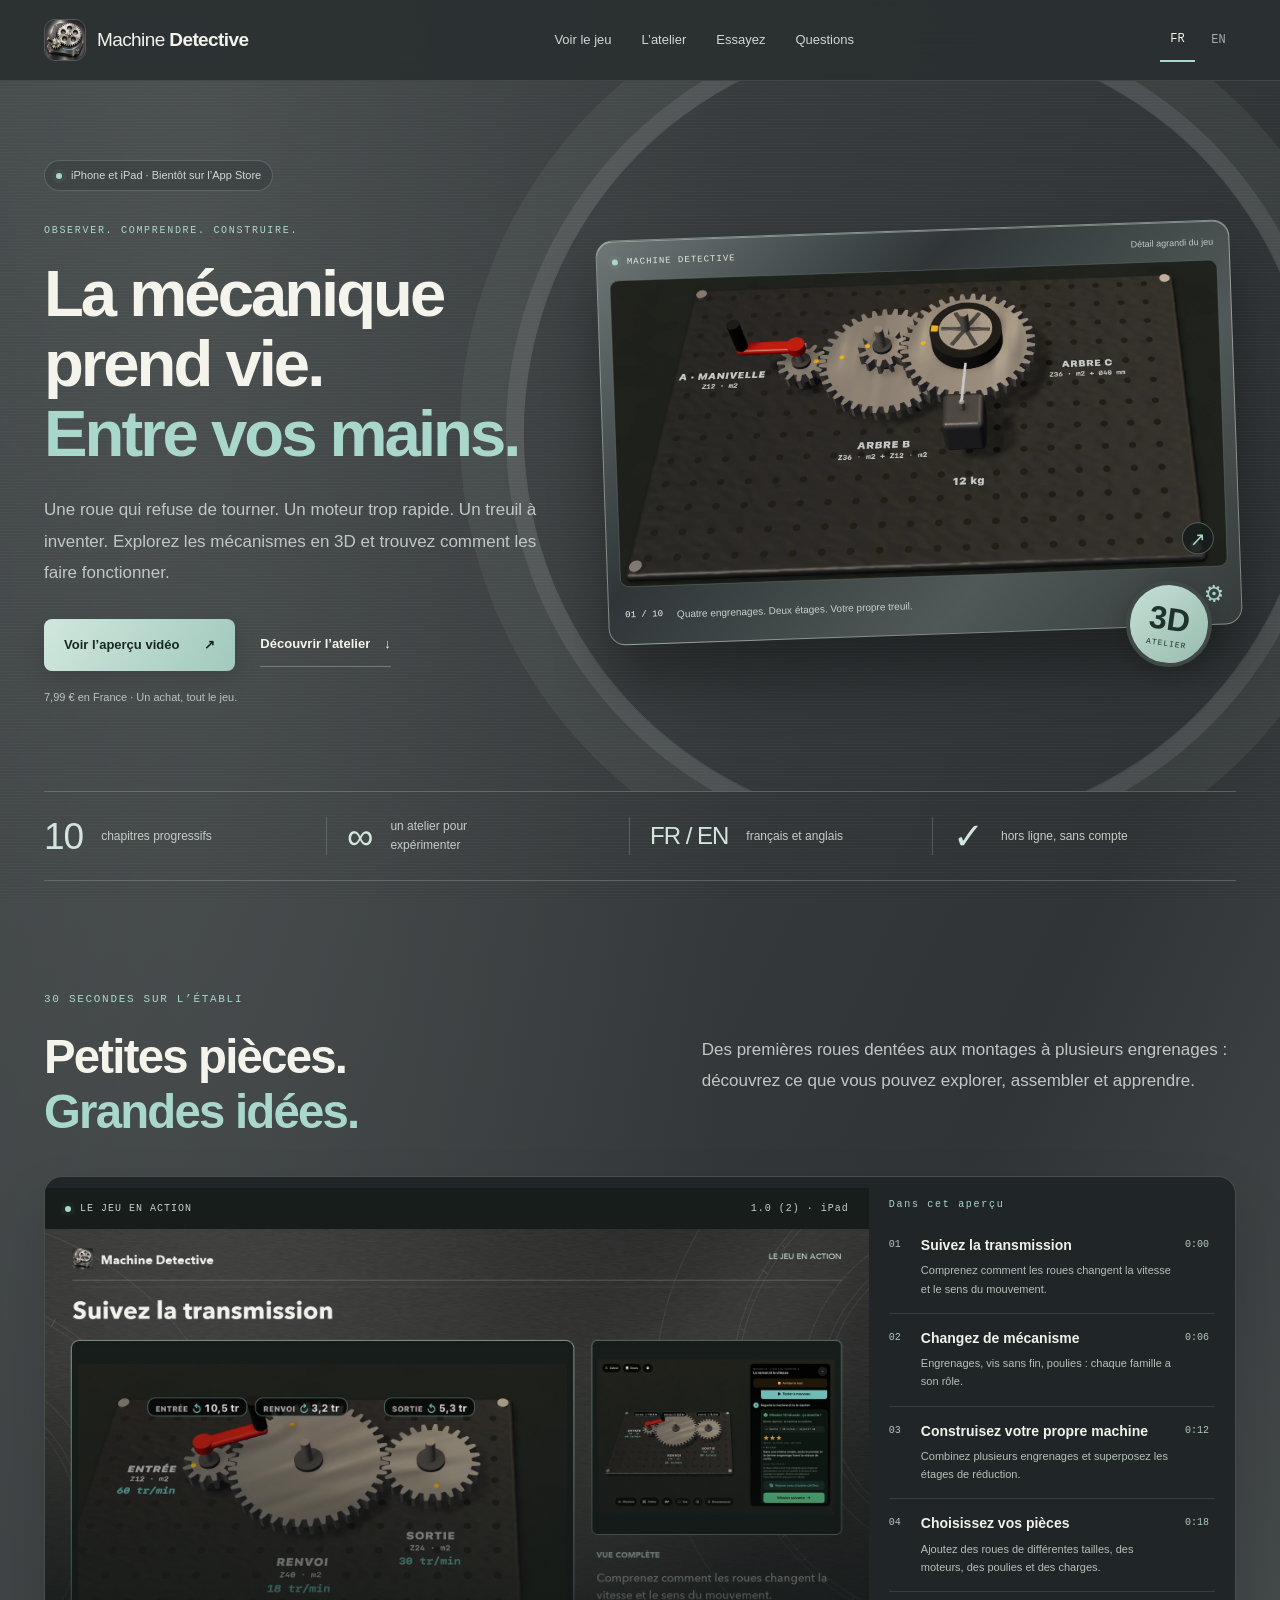
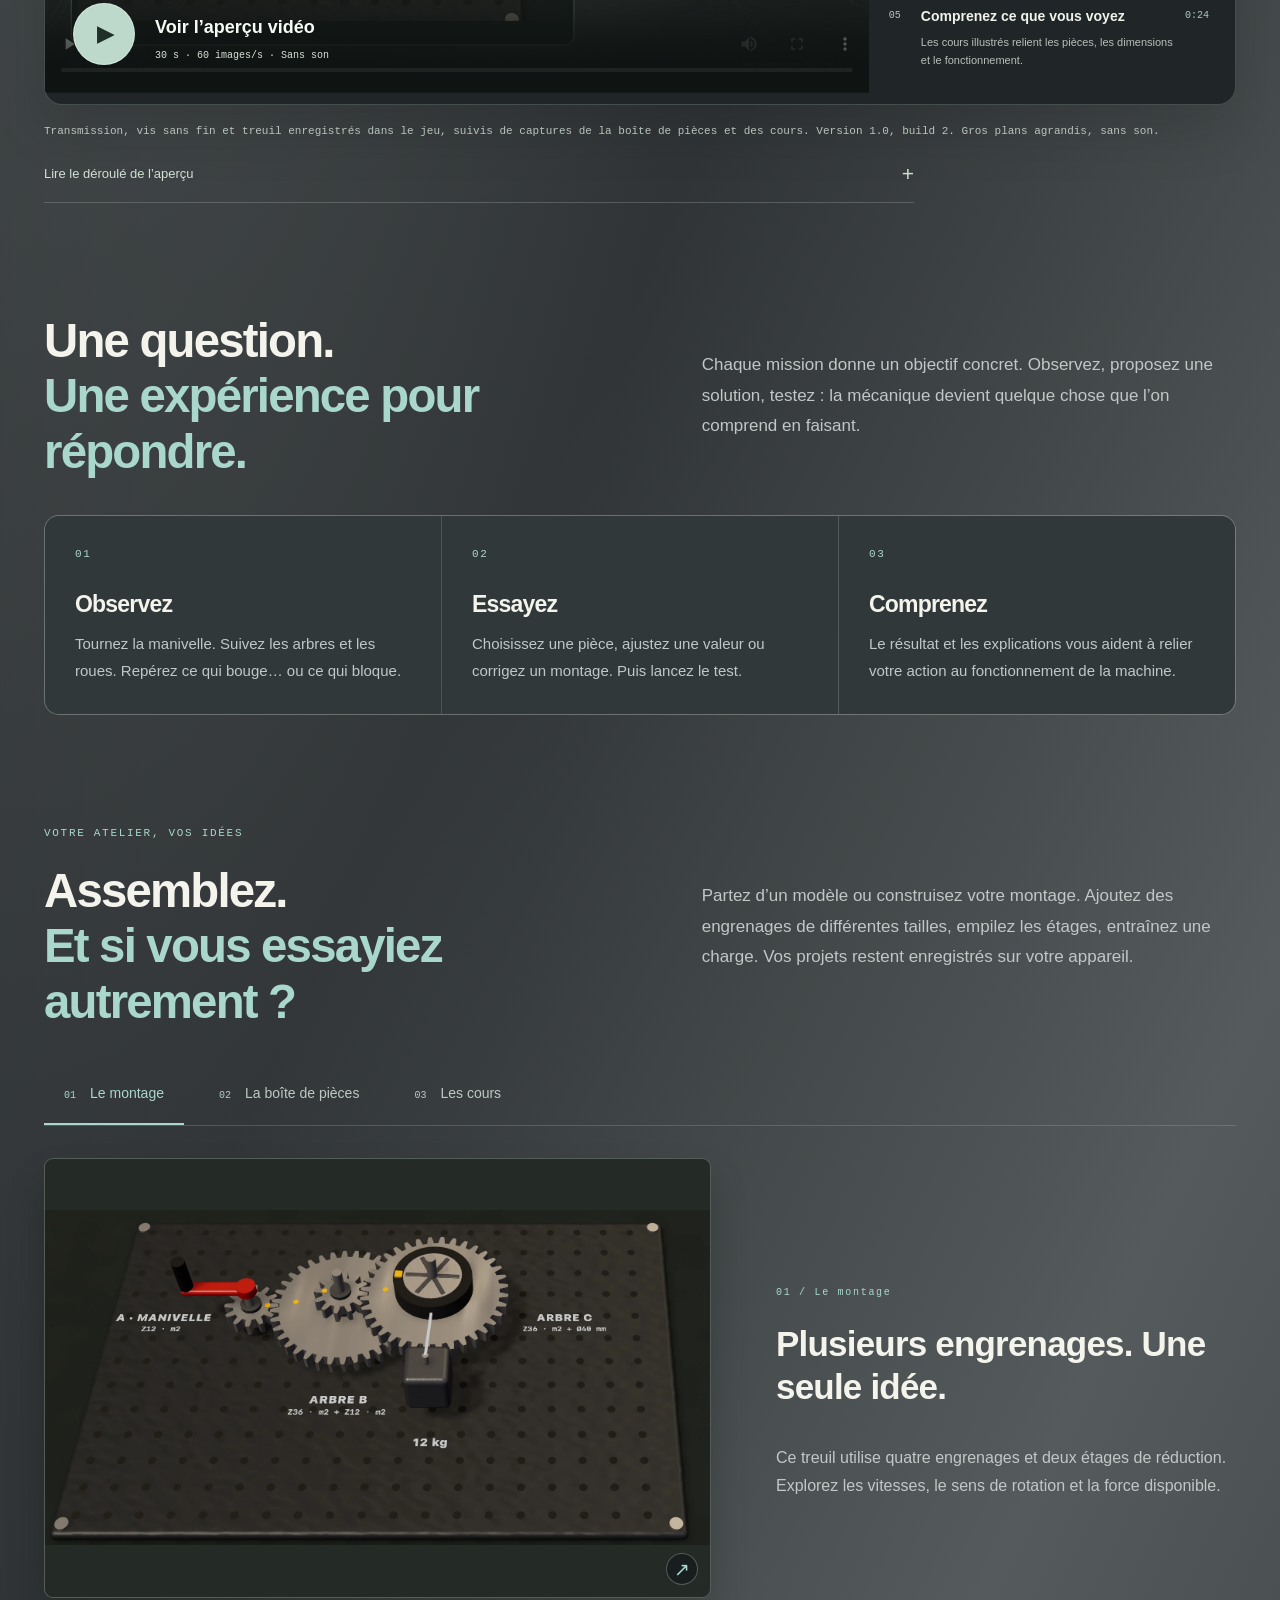
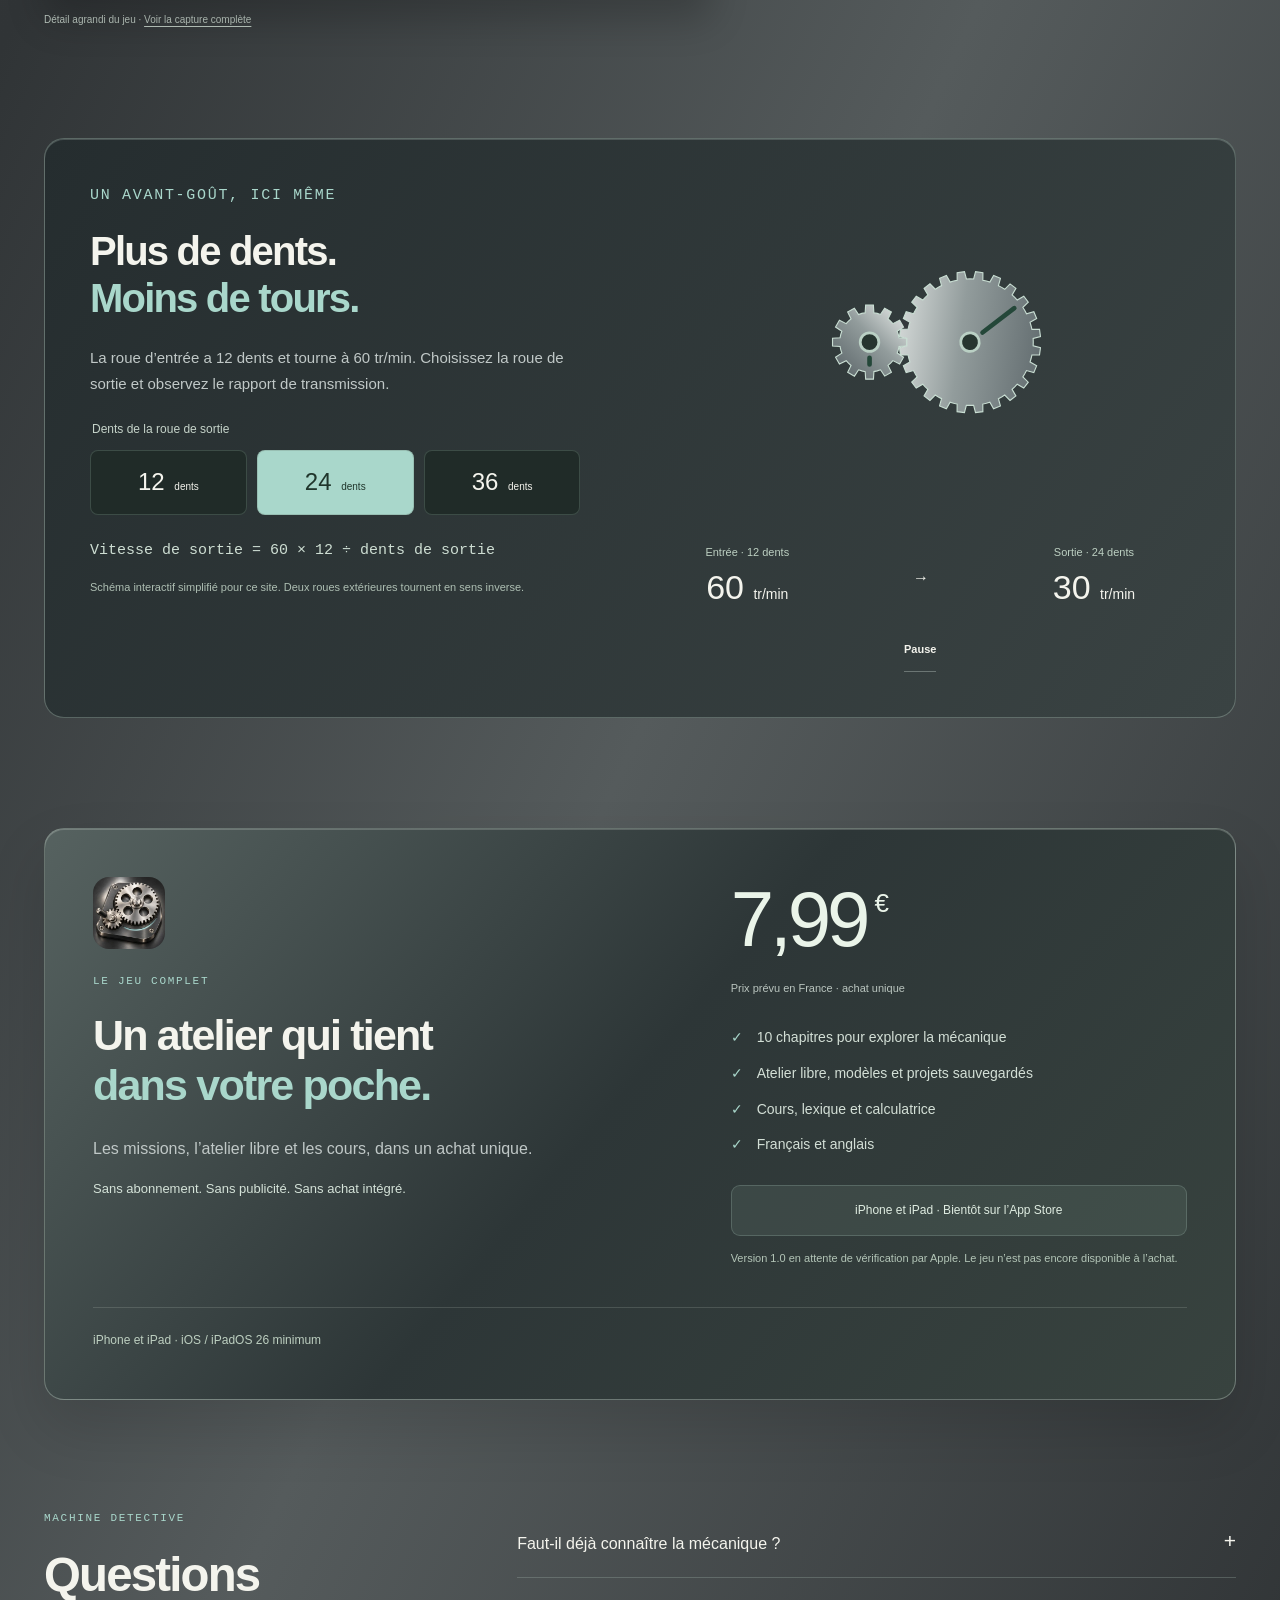
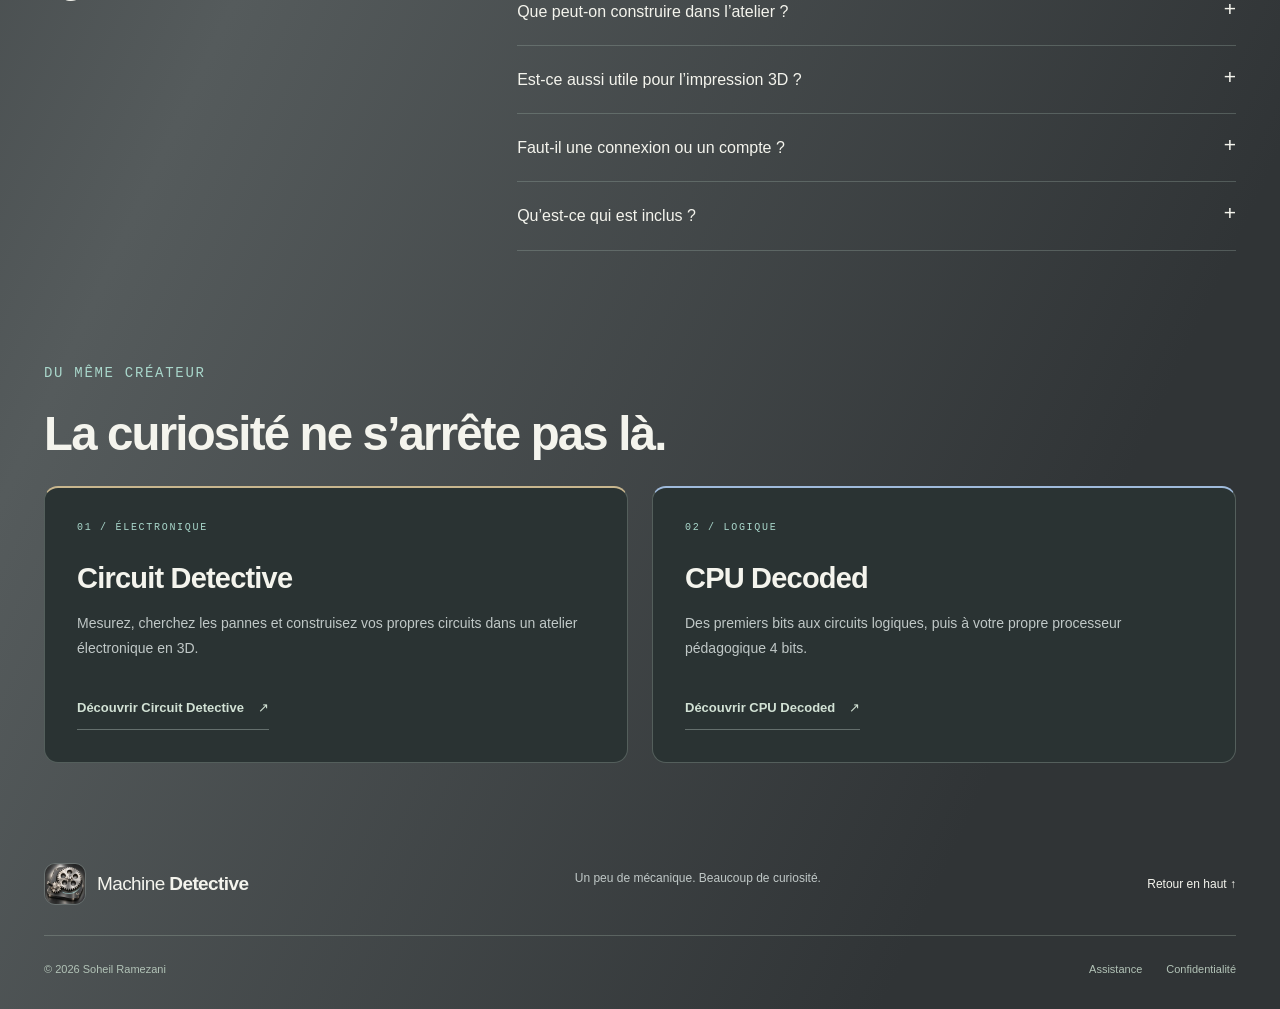
<file: index.html>
<!doctype html><html lang="fr"><head><meta charset="utf-8"><meta name="viewport" content="width=device-width,initial-scale=1"><meta name="theme-color" content="#36393b"><title>Machine Detective — La mécanique entre vos mains</title><meta name="description" content="Une roue qui refuse de tourner. Un moteur trop rapide. Un treuil à inventer. Explorez les mécanismes en 3D et trouvez comment les faire fonctionner."><link rel="canonical" href="https://xerxex52.github.io/Machine-Detective-site/"><link rel="alternate" hreflang="fr" href="https://xerxex52.github.io/Machine-Detective-site/"><link rel="alternate" hreflang="en" href="https://xerxex52.github.io/Machine-Detective-site/en/"><meta property="og:title" content="Machine Detective"><meta property="og:description" content="Une roue qui refuse de tourner. Un moteur trop rapide. Un treuil à inventer. Explorez les mécanismes en 3D et trouvez comment les faire fonctionner."><meta property="og:type" content="website"><meta property="og:url" content="https://xerxex52.github.io/Machine-Detective-site/"><meta property="og:image" content="https://xerxex52.github.io/Machine-Detective-site/assets/fr-social.jpg"><meta name="twitter:card" content="summary_large_image"><link rel="icon" href="assets/favicon.png"><link rel="stylesheet" href="landing.css"><script src="site.js" defer></script></head><body id="top"><a class="skip" href="#main">Aller au contenu</a>
<header class="site-header"><div class="nav-shell"><a class="brand" href="index.html"><img src="assets/icon.webp" width="42" height="42" alt=""><span>Machine <b>Detective</b></span></a><nav id="navigation" aria-label="Navigation"><a href="#film">Voir le jeu</a><a href="#atelier">L’atelier</a><a href="#essayez">Essayez</a><a href="#faq">Questions</a></nav><div class="header-actions"><div class="languages" aria-label="Languages"><a href="index.html" lang="fr" hreflang="fr" aria-current=page>FR</a><a href="en/index.html" lang="en" hreflang="en" >EN</a></div><button class="menu-toggle" aria-label="Menu" aria-expanded="false" aria-controls="navigation"><span></span><span></span></button></div></div></header>
<main id="main"><section class="hero shell"><div class="hero-copy"><p class="availability"><i></i>iPhone et iPad · Bientôt sur l’App Store</p><p class="eyebrow">OBSERVER. COMPRENDRE. CONSTRUIRE.</p><h1>La mécanique<br>prend vie.<br><em>Entre vos mains.</em></h1><p class="lead">Une roue qui refuse de tourner. Un moteur trop rapide. Un treuil à inventer. Explorez les mécanismes en 3D et trouvez comment les faire fonctionner.</p><div class="hero-actions"><a class="button primary" href="#film">Voir l’aperçu vidéo<span aria-hidden="true">↗</span></a><a class="text-link" href="#atelier">Découvrir l’atelier<span aria-hidden="true">↓</span></a></div><p class="price-note">7,99 € en France · Un achat, tout le jeu.</p></div><div class="hero-visual"><div class="orbit" aria-hidden="true"></div><div class="metal-frame"><div class="frame-top"><i></i><span>MACHINE DETECTIVE</span><span>Détail agrandi du jeu</span></div><button class="shot" data-lightbox="assets/fr-workshop-full.webp" data-caption="Voir la capture complète" aria-label="Voir la capture complète"><img src="assets/fr-workshop-detail.webp" alt="Quatre engrenages. Deux étages. Votre propre treuil." loading="lazy" decoding="async"><span class="expand" aria-hidden="true">↗</span></button><div class="frame-bottom"><span>01 / 10</span><p>Quatre engrenages. Deux étages. Votre propre treuil.</p><span aria-hidden="true">⚙</span></div></div><div class="stamp" aria-hidden="true"><b>3D</b><span>ATELIER</span></div></div></section>
<div class="shell"><div class="stats"><div><strong>10</strong><span>chapitres progressifs</span></div><div><strong>∞</strong><span>un atelier pour expérimenter</span></div><div><strong>FR / EN</strong><span>français et anglais</span></div><div><strong>✓</strong><span>hors ligne, sans compte</span></div></div></div>
<section class="shell section-space" id="film"><div class="section-heading"><div><p class="eyebrow">30 SECONDES SUR L’ÉTABLI</p><h2>Petites pièces.<br><em>Grandes idées.</em></h2></div><p>Des premières roues dentées aux montages à plusieurs engrenages : découvrez ce que vous pouvez explorer, assembler et apprendre.</p></div><div class="film-stage"><div class="film-screen"><div class="film-topline"><span><i></i>LE JEU EN ACTION</span><span>1.0 (2) · iPad</span></div><div class="video-frame"><video id="gameplay" controls playsinline preload="none" poster="assets/fr-poster.jpg?v=604a9f979182" width="1920" height="1080" aria-label="Voir l’aperçu vidéo"><source src="assets/fr-preview.mp4?v=604a9f979182" type="video/mp4"><track kind="captions" src="assets/fr-preview.vtt" srclang="fr" label="Français"><a href="assets/fr-preview.mp4?v=604a9f979182">Voir l’aperçu vidéo</a></video><button class="film-play" hidden><span class="play-disc" aria-hidden="true">▶</span><span>Voir l’aperçu vidéo<small>30 s · 60 images/s · Sans son</small></span></button></div></div><aside class="chapters"><p class="eyebrow">Dans cet aperçu</p><button class="chapter" data-seek="0"><span class="chapter-index">01</span><span><strong>Suivez la transmission</strong><small>Comprenez comment les roues changent la vitesse et le sens du mouvement.</small></span><time>0:00</time></button><button class="chapter" data-seek="6"><span class="chapter-index">02</span><span><strong>Changez de mécanisme</strong><small>Engrenages, vis sans fin, poulies : chaque famille a son rôle.</small></span><time>0:06</time></button><button class="chapter" data-seek="12"><span class="chapter-index">03</span><span><strong>Construisez votre propre machine</strong><small>Combinez plusieurs engrenages et superposez les étages de réduction.</small></span><time>0:12</time></button><button class="chapter" data-seek="18"><span class="chapter-index">04</span><span><strong>Choisissez vos pièces</strong><small>Ajoutez des roues de différentes tailles, des moteurs, des poulies et des charges.</small></span><time>0:18</time></button><button class="chapter" data-seek="24"><span class="chapter-index">05</span><span><strong>Comprenez ce que vous voyez</strong><small>Les cours illustrés relient les pièces, les dimensions et le fonctionnement.</small></span><time>0:24</time></button></aside></div><p class="film-caption">Transmission, vis sans fin et treuil enregistrés dans le jeu, suivis de captures de la boîte de pièces et des cours. Version 1.0, build 2. Gros plans agrandis, sans son.</p><details class="transcript"><summary>Lire le déroulé de l’aperçu<span aria-hidden="true">+</span></summary><p><strong>0:00 — Suivez la transmission.</strong> Comprenez comment les roues changent la vitesse et le sens du mouvement.</p><p><strong>0:06 — Changez de mécanisme.</strong> Engrenages, vis sans fin, poulies : chaque famille a son rôle.</p><p><strong>0:12 — Construisez votre propre machine.</strong> Combinez plusieurs engrenages et superposez les étages de réduction.</p><p><strong>0:18 — Choisissez vos pièces.</strong> Ajoutez des roues de différentes tailles, des moteurs, des poulies et des charges.</p><p><strong>0:24 — Comprenez ce que vous voyez.</strong> Les cours illustrés relient les pièces, les dimensions et le fonctionnement.</p></details></section>
<section class="shell section-space"><div class="section-heading"><h2>Une question.<br><em>Une expérience pour répondre.</em></h2><p>Chaque mission donne un objectif concret. Observez, proposez une solution, testez : la mécanique devient quelque chose que l’on comprend en faisant.</p></div><div class="steps"><article><span class="mono">01</span><h3>Observez</h3><p>Tournez la manivelle. Suivez les arbres et les roues. Repérez ce qui bouge… ou ce qui bloque.</p></article><article><span class="mono">02</span><h3>Essayez</h3><p>Choisissez une pièce, ajustez une valeur ou corrigez un montage. Puis lancez le test.</p></article><article><span class="mono">03</span><h3>Comprenez</h3><p>Le résultat et les explications vous aident à relier votre action au fonctionnement de la machine.</p></article></div></section>
<section class="shell section-space" id="atelier"><div class="section-heading"><div><p class="eyebrow">VOTRE ATELIER, VOS IDÉES</p><h2>Assemblez.<br><em>Et si vous essayiez autrement ?</em></h2></div><p>Partez d’un modèle ou construisez votre montage. Ajoutez des engrenages de différentes tailles, empilez les étages, entraînez une charge. Vos projets restent enregistrés sur votre appareil.</p></div><div class="tab-bar" role="tablist" aria-label="L’atelier"><button id="tab-0" role="tab" aria-selected="true" aria-controls="panel-0" tabindex="0"><span>01</span>Le montage</button><button id="tab-1" role="tab" aria-selected="false" aria-controls="panel-1" tabindex="-1"><span>02</span>La boîte de pièces</button><button id="tab-2" role="tab" aria-selected="false" aria-controls="panel-2" tabindex="-1"><span>03</span>Les cours</button></div><div id="panel-0" role="tabpanel" aria-labelledby="tab-0" class="showcase-panel" ><div class="panel-photo"><button class="shot" data-lightbox="assets/fr-workshop-full.webp" data-caption="Voir la capture complète" aria-label="Voir la capture complète"><img src="assets/fr-workshop-detail.webp" alt="Quatre engrenages. Deux étages. Votre propre treuil." loading="lazy" decoding="async"><span class="expand" aria-hidden="true">↗</span></button><small>Détail agrandi du jeu · <a href="assets/fr-workshop-full.webp">Voir la capture complète</a></small></div><div><p class="eyebrow">01 / Le montage</p><h3>Plusieurs engrenages. Une seule idée.</h3><p>Ce treuil utilise quatre engrenages et deux étages de réduction. Explorez les vitesses, le sens de rotation et la force disponible.</p></div></div><div id="panel-1" role="tabpanel" aria-labelledby="tab-1" class="showcase-panel" hidden><div class="panel-photo"><button class="shot" data-lightbox="assets/fr-parts-full.webp" data-caption="Voir la capture complète" aria-label="Voir la capture complète"><img src="assets/fr-parts-detail.webp" alt="Choisissez vos pièces" loading="lazy" decoding="async"><span class="expand" aria-hidden="true">↗</span></button><small>Détail agrandi du jeu · <a href="assets/fr-parts-full.webp">Voir la capture complète</a></small></div><div><p class="eyebrow">02 / La boîte de pièces</p><h3>La bonne pièce, à la bonne place.</h3><p>Moteurs, roues, couronnes, poulies et charges. Choisissez le nombre de dents et le module de vos roues pour créer vos propres transmissions.</p></div></div><div id="panel-2" role="tabpanel" aria-labelledby="tab-2" class="showcase-panel" hidden><div class="panel-photo"><button class="shot" data-lightbox="assets/fr-course-full.webp" data-caption="Voir la capture complète" aria-label="Voir la capture complète"><img src="assets/fr-course-detail.webp" alt="Comprenez ce que vous voyez" loading="lazy" decoding="async"><span class="expand" aria-hidden="true">↗</span></button><small>Détail agrandi du jeu · <a href="assets/fr-course-full.webp">Voir la capture complète</a></small></div><div><p class="eyebrow">03 / Les cours</p><h3>Un mécanisme, une explication.</h3><p>Retrouvez les schémas, le lexique, la calculatrice et les explications en 3D pas à pas, directement dans le jeu.</p></div></div></section>
<section class="shell section-space" id="essayez"><div class="demo-box"><div class="demo-copy"><p class="eyebrow">UN AVANT-GOÛT, ICI MÊME</p><h2>Plus de dents.<br><em>Moins de tours.</em></h2><p>La roue d’entrée a 12 dents et tourne à 60 tr/min. Choisissez la roue de sortie et observez le rapport de transmission.</p><fieldset><legend>Dents de la roue de sortie</legend><div class="gear-options"><button data-teeth="12" aria-pressed="false">12 <small>dents</small></button><button data-teeth="24" aria-pressed="true">24 <small>dents</small></button><button data-teeth="36" aria-pressed="false">36 <small>dents</small></button></div></fieldset><p class="formula">Vitesse de sortie = 60 × 12 ÷ dents de sortie</p><p class="demo-note">Schéma interactif simplifié pour ce site. Deux roues extérieures tournent en sens inverse.</p></div><div class="gear-demo"><svg viewBox="0 0 580 360" role="img" aria-label="La roue d’entrée a 12 dents et tourne à 60 tr/min. Choisissez la roue de sortie et observez le rapport de transmission."><defs><linearGradient id="steel" x2="1" y2="1"><stop stop-color="#edf0ee"/><stop offset=".45" stop-color="#929c9c"/><stop offset="1" stop-color="#555f63"/></linearGradient></defs><g id="gear-a"></g><g id="gear-b"></g></svg><div class="readouts"><div><small>Entrée · 12 dents</small><strong>60 <span>tr/min</span></strong></div><span aria-hidden="true">→</span><div aria-live="polite" aria-atomic="true"><small>Sortie · <span id="output-teeth">24</span> dents</small><strong><span id="output-speed">30</span> <span>tr/min</span></strong></div></div><button id="motion" class="text-link" data-pause="Pause" data-resume="Animer" aria-pressed="false">Pause</button></div></div></section>
<section class="shell section-space" id="inclus"><div class="purchase"><div><img class="offer-icon" src="assets/icon.webp" width="72" height="72" alt=""><p class="eyebrow">LE JEU COMPLET</p><h2>Un atelier qui tient<br><em>dans votre poche.</em></h2><p>Les missions, l’atelier libre et les cours, dans un achat unique.</p><p class="promise">Sans abonnement. Sans publicité. Sans achat intégré.</p></div><div class="offer"><div class="price">7,99<sup>€</sup></div><p class="price-note">Prix prévu en France · achat unique</p><ul><li>10 chapitres pour explorer la mécanique</li><li>Atelier libre, modèles et projets sauvegardés</li><li>Cours, lexique et calculatrice</li><li>Français et anglais</li></ul><p class="coming-soon">iPhone et iPad · Bientôt sur l’App Store</p><small>Version 1.0 en attente de vérification par Apple. Le jeu n’est pas encore disponible à l’achat.</small></div><div class="compatibility">iPhone et iPad · iOS / iPadOS 26 minimum</div></div></section>
<section class="shell section-space faq" id="faq"><div><p class="eyebrow">MACHINE DETECTIVE</p><h2>Questions</h2></div><div><details><summary>Faut-il déjà connaître la mécanique ?<span aria-hidden="true">+</span></summary><p>Non. Les premières missions commencent par une roue et une manivelle. Les notions de vitesse, de force et de transmission arrivent progressivement, avec des cours pour y revenir.</p></details><details><summary>Que peut-on construire dans l’atelier ?<span aria-hidden="true">+</span></summary><p>Des montages avec arbres, engrenages, moteurs, poulies et charges. Les modèles de départ permettent notamment d’explorer un treuil à plusieurs étages. Vous pouvez modifier les pièces et enregistrer vos projets.</p></details><details><summary>Est-ce aussi utile pour l’impression 3D ?<span aria-hidden="true">+</span></summary><p>Des missions relient les mécanismes aux axes d’une imprimante 3D, aux courroies et aux pas par millimètre. Le jeu aide à comprendre les principes ; il ne remplace pas les spécifications d’une vraie machine.</p></details><details><summary>Faut-il une connexion ou un compte ?<span aria-hidden="true">+</span></summary><p>Après téléchargement, le jeu fonctionne hors ligne et sans compte. La progression et les montages restent sur l’appareil, sans synchronisation entre appareils.</p></details><details><summary>Qu’est-ce qui est inclus ?<span aria-hidden="true">+</span></summary><p>Toutes les missions, l’atelier et les cours. Le prix prévu en France est de 7,99 €. Dans les autres pays, le prix sera celui indiqué par l’App Store.</p></details></div></section><section class="shell section-space related"><p class="eyebrow">DU MÊME CRÉATEUR</p><h2>La curiosité ne s’arrête pas là.</h2><div class="related-grid"><article><span class="mono">01 / ÉLECTRONIQUE</span><h3>Circuit Detective</h3><p>Mesurez, cherchez les pannes et construisez vos propres circuits dans un atelier électronique en 3D.</p><a class="text-link" href="https://xerxex52.github.io/Circuit-Detective/">Découvrir Circuit Detective <span aria-hidden="true">↗</span></a></article><article><span class="mono">02 / LOGIQUE</span><h3>CPU Decoded</h3><p>Des premiers bits aux circuits logiques, puis à votre propre processeur pédagogique 4 bits.</p><a class="text-link" href="https://xerxex52.github.io/CPU-Decoded/">Découvrir CPU Decoded <span aria-hidden="true">↗</span></a></article></div></section></main>
<footer class="shell"><div class="footer-top"><a class="brand" href="index.html"><img src="assets/icon.webp" width="42" height="42" alt=""><span>Machine <b>Detective</b></span></a><p>Un peu de mécanique. Beaucoup de curiosité.</p><a href="#top">Retour en haut ↑</a></div><div class="footer-bottom"><span>© 2026 Soheil Ramezani</span><nav><a href="support.html#fr">Assistance</a><a href="privacy.html#fr">Confidentialité</a></nav></div></footer><dialog id="lightbox" aria-label="Voir la capture complète"><button class="lightbox-close" aria-label="Fermer" autofocus>×</button><figure><img alt=""><figcaption></figcaption></figure></dialog></body></html>
</file>
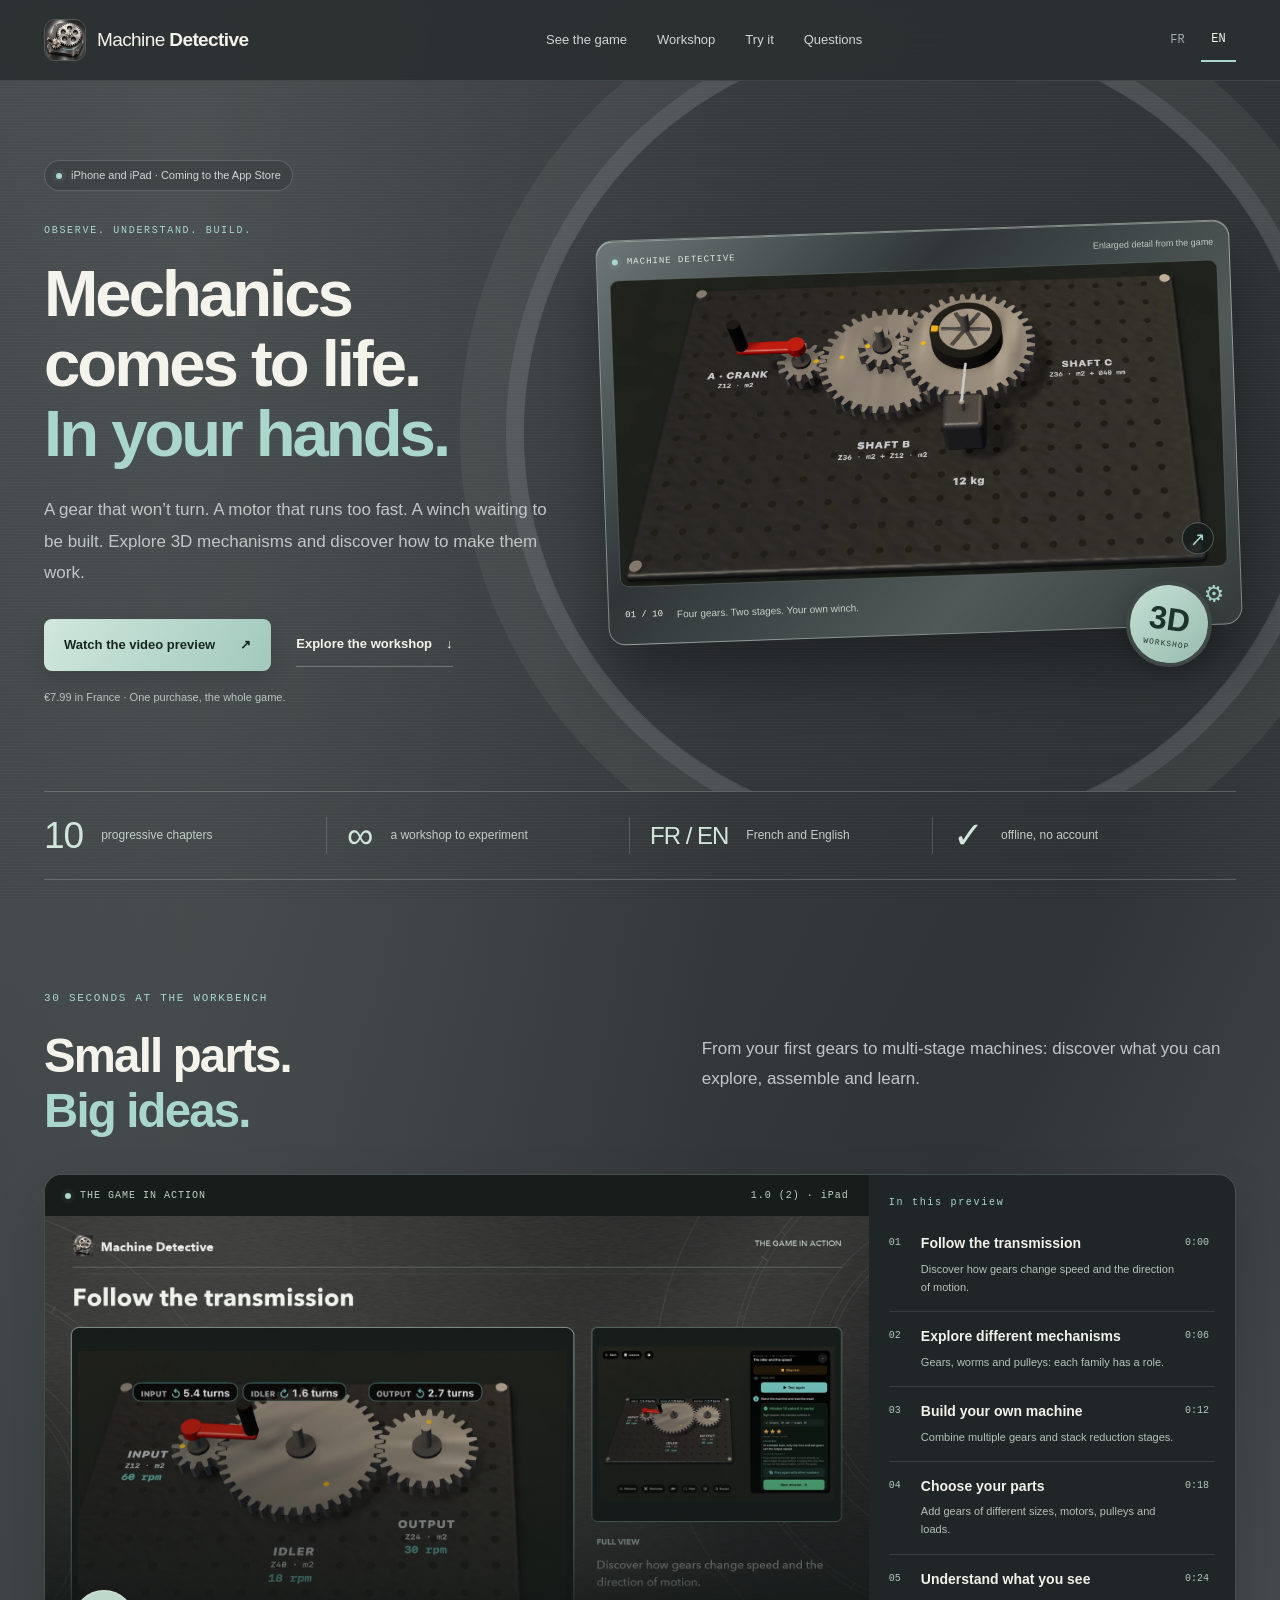
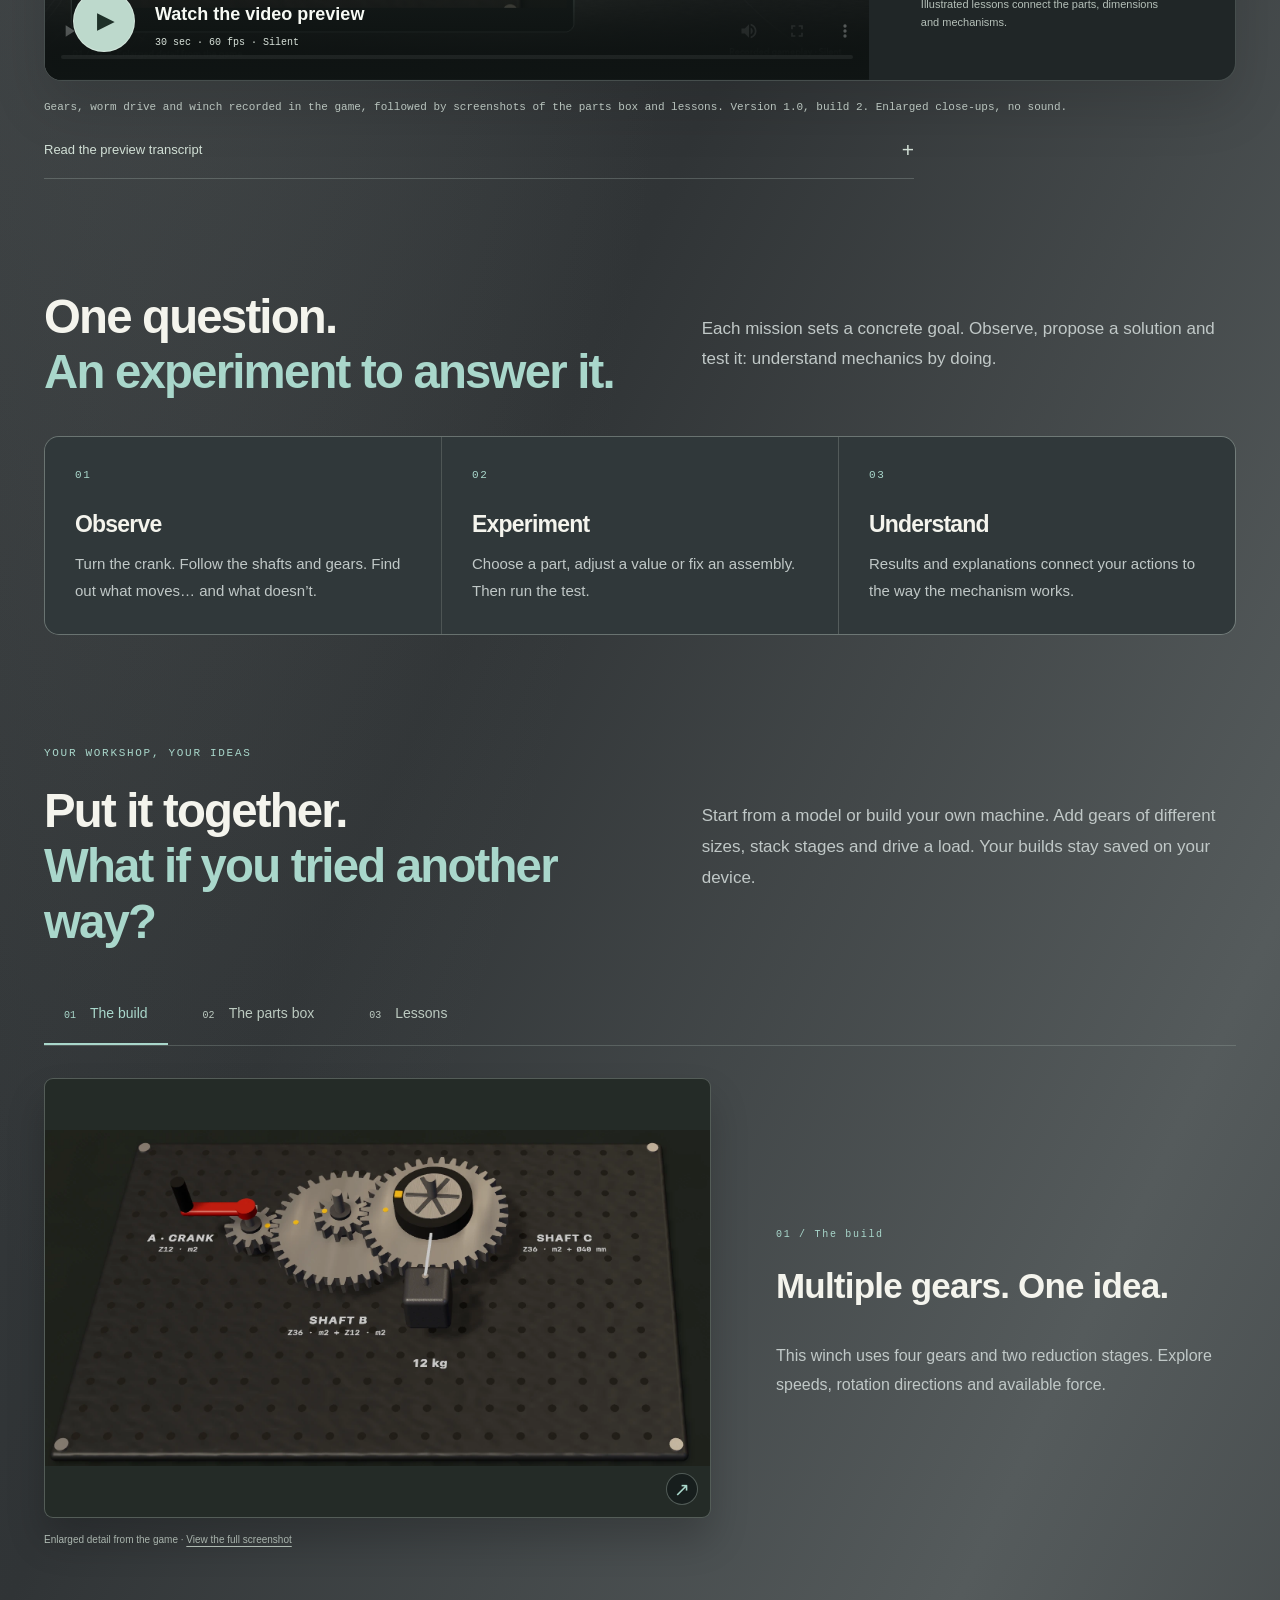
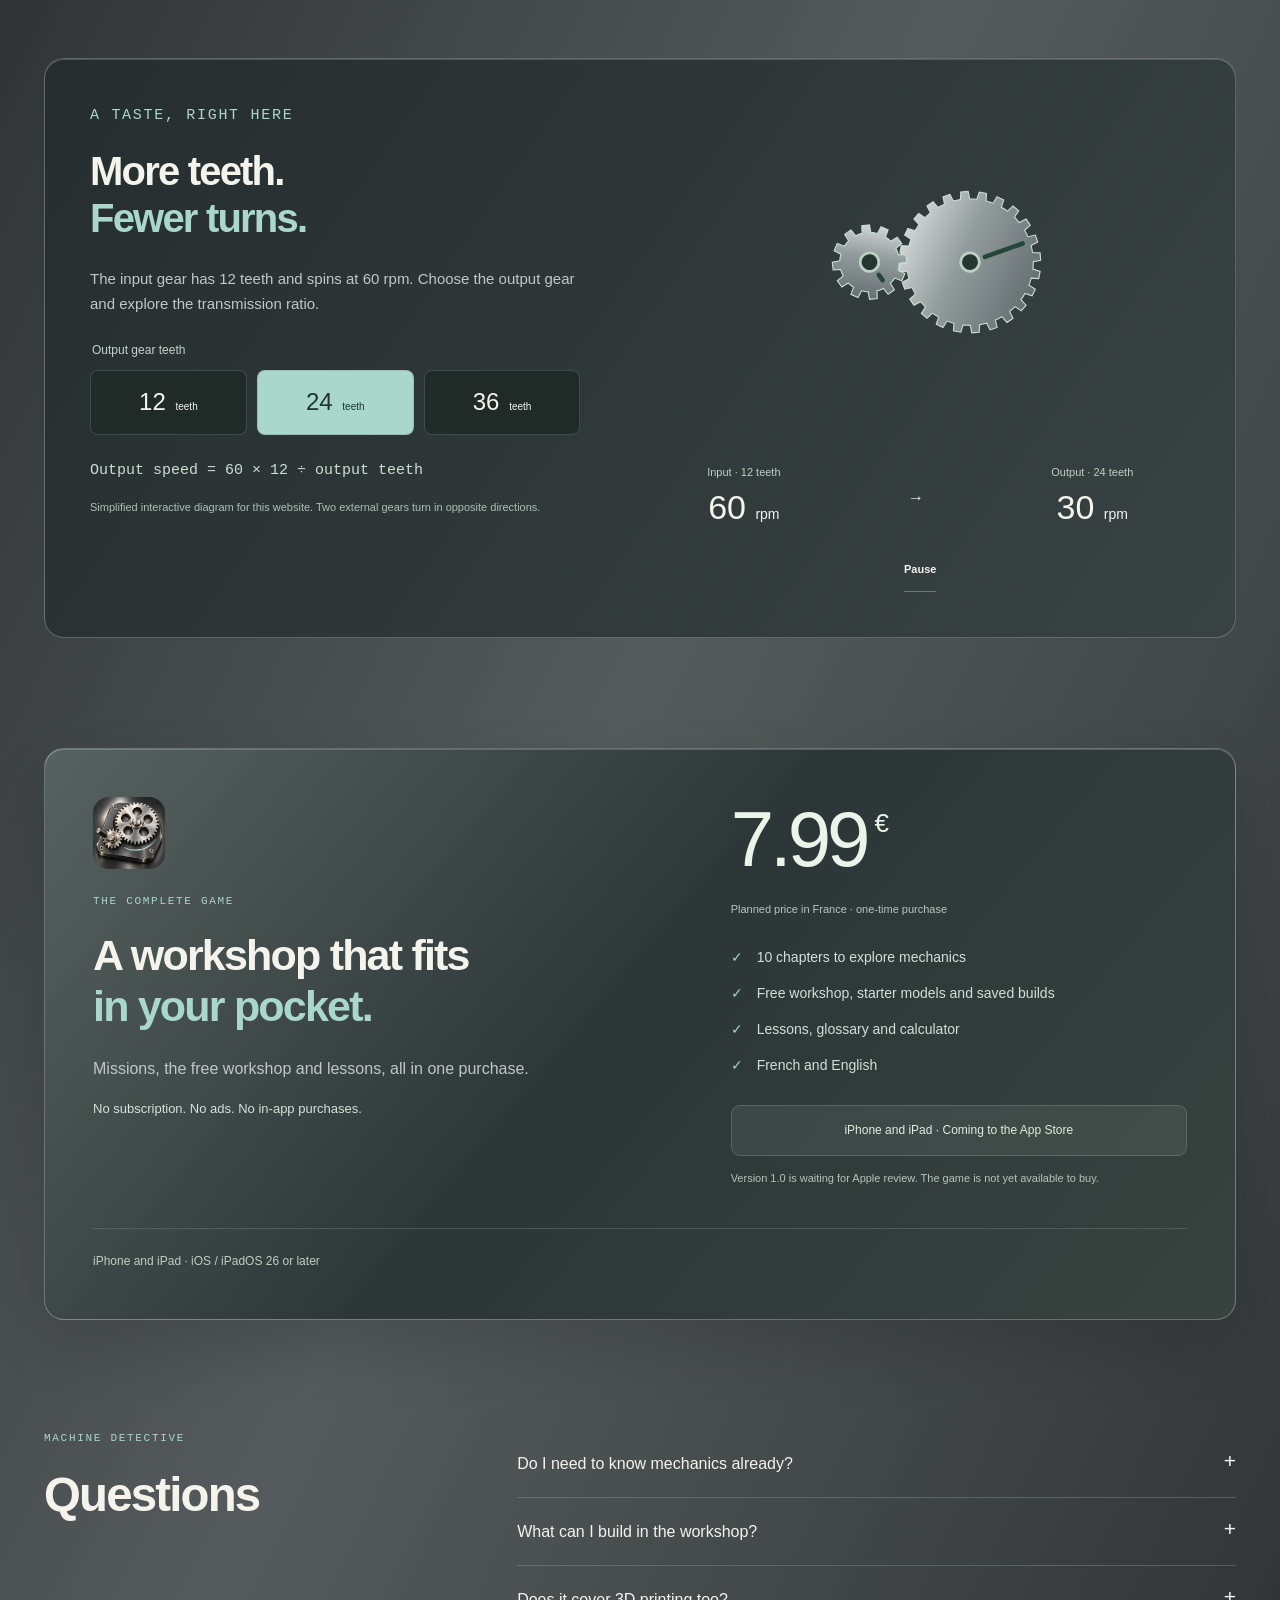
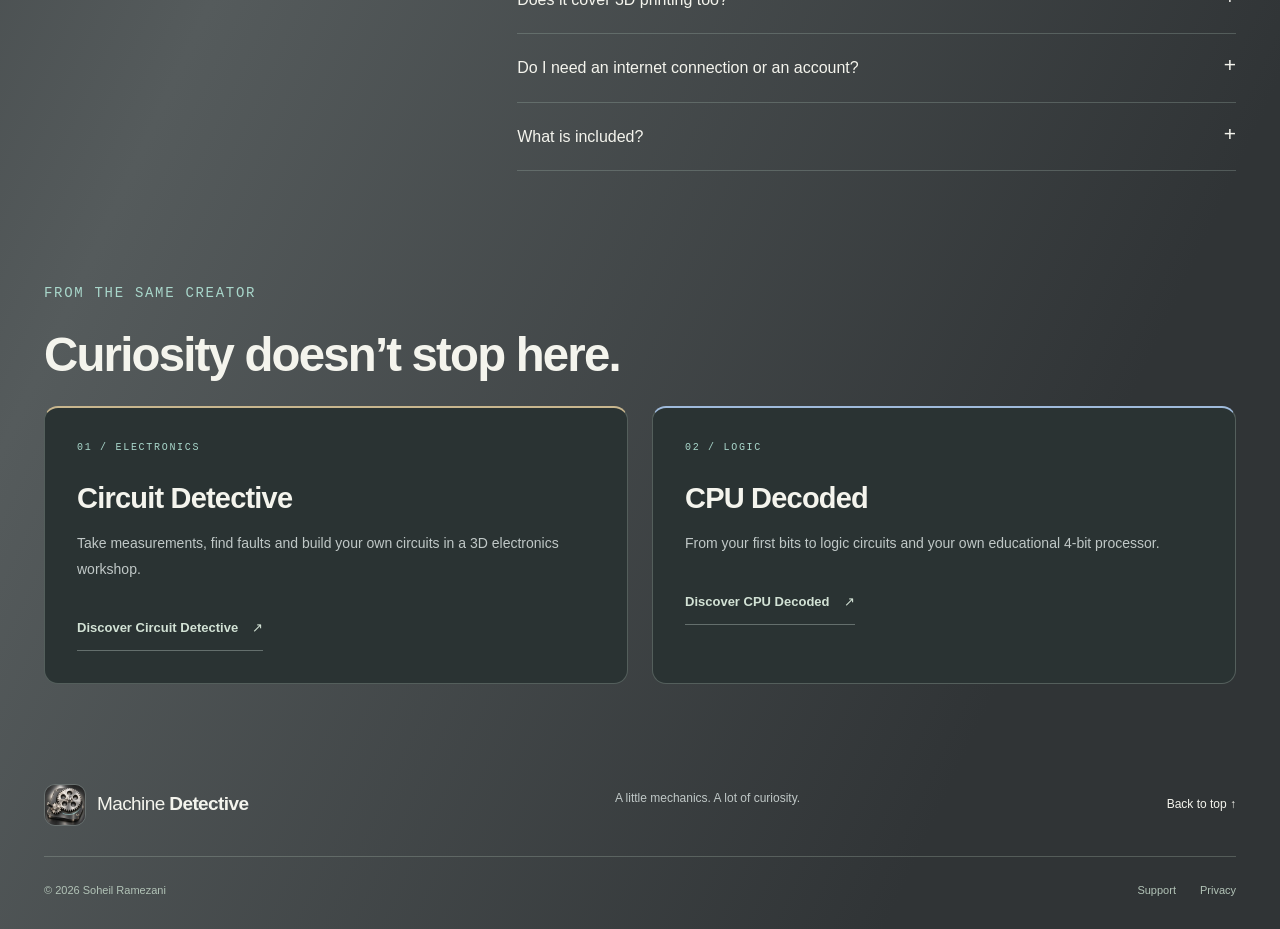
<file: en/index.html>
<!doctype html><html lang="en"><head><meta charset="utf-8"><meta name="viewport" content="width=device-width,initial-scale=1"><meta name="theme-color" content="#36393b"><title>Machine Detective — Mechanics in your hands</title><meta name="description" content="A gear that won’t turn. A motor that runs too fast. A winch waiting to be built. Explore 3D mechanisms and discover how to make them work."><link rel="canonical" href="https://xerxex52.github.io/Machine-Detective-site/en/"><link rel="alternate" hreflang="fr" href="https://xerxex52.github.io/Machine-Detective-site/"><link rel="alternate" hreflang="en" href="https://xerxex52.github.io/Machine-Detective-site/en/"><meta property="og:title" content="Machine Detective"><meta property="og:description" content="A gear that won’t turn. A motor that runs too fast. A winch waiting to be built. Explore 3D mechanisms and discover how to make them work."><meta property="og:type" content="website"><meta property="og:url" content="https://xerxex52.github.io/Machine-Detective-site/en/"><meta property="og:image" content="https://xerxex52.github.io/Machine-Detective-site/assets/en-social.jpg"><meta name="twitter:card" content="summary_large_image"><link rel="icon" href="../assets/favicon.png"><link rel="stylesheet" href="../landing.css"><script src="../site.js" defer></script></head><body id="top"><a class="skip" href="#main">Skip to content</a>
<header class="site-header"><div class="nav-shell"><a class="brand" href="../index.html"><img src="../assets/icon.webp" width="42" height="42" alt=""><span>Machine <b>Detective</b></span></a><nav id="navigation" aria-label="Navigation"><a href="#film">See the game</a><a href="#atelier">Workshop</a><a href="#essayez">Try it</a><a href="#faq">Questions</a></nav><div class="header-actions"><div class="languages" aria-label="Languages"><a href="../index.html" lang="fr" hreflang="fr" >FR</a><a href="../en/index.html" lang="en" hreflang="en" aria-current=page>EN</a></div><button class="menu-toggle" aria-label="Menu" aria-expanded="false" aria-controls="navigation"><span></span><span></span></button></div></div></header>
<main id="main"><section class="hero shell"><div class="hero-copy"><p class="availability"><i></i>iPhone and iPad · Coming to the App Store</p><p class="eyebrow">OBSERVE. UNDERSTAND. BUILD.</p><h1>Mechanics<br>comes to life.<br><em>In your hands.</em></h1><p class="lead">A gear that won’t turn. A motor that runs too fast. A winch waiting to be built. Explore 3D mechanisms and discover how to make them work.</p><div class="hero-actions"><a class="button primary" href="#film">Watch the video preview<span aria-hidden="true">↗</span></a><a class="text-link" href="#atelier">Explore the workshop<span aria-hidden="true">↓</span></a></div><p class="price-note">€7.99 in France · One purchase, the whole game.</p></div><div class="hero-visual"><div class="orbit" aria-hidden="true"></div><div class="metal-frame"><div class="frame-top"><i></i><span>MACHINE DETECTIVE</span><span>Enlarged detail from the game</span></div><button class="shot" data-lightbox="../assets/en-workshop-full.webp" data-caption="View the full screenshot" aria-label="View the full screenshot"><img src="../assets/en-workshop-detail.webp" alt="Four gears. Two stages. Your own winch." loading="lazy" decoding="async"><span class="expand" aria-hidden="true">↗</span></button><div class="frame-bottom"><span>01 / 10</span><p>Four gears. Two stages. Your own winch.</p><span aria-hidden="true">⚙</span></div></div><div class="stamp" aria-hidden="true"><b>3D</b><span>WORKSHOP</span></div></div></section>
<div class="shell"><div class="stats"><div><strong>10</strong><span>progressive chapters</span></div><div><strong>∞</strong><span>a workshop to experiment</span></div><div><strong>FR / EN</strong><span>French and English</span></div><div><strong>✓</strong><span>offline, no account</span></div></div></div>
<section class="shell section-space" id="film"><div class="section-heading"><div><p class="eyebrow">30 SECONDS AT THE WORKBENCH</p><h2>Small parts.<br><em>Big ideas.</em></h2></div><p>From your first gears to multi-stage machines: discover what you can explore, assemble and learn.</p></div><div class="film-stage"><div class="film-screen"><div class="film-topline"><span><i></i>THE GAME IN ACTION</span><span>1.0 (2) · iPad</span></div><div class="video-frame"><video id="gameplay" controls playsinline preload="none" poster="../assets/en-poster.jpg?v=999365c2d131" width="1920" height="1080" aria-label="Watch the video preview"><source src="../assets/en-preview.mp4?v=999365c2d131" type="video/mp4"><track kind="captions" src="../assets/en-preview.vtt" srclang="en" label="English"><a href="../assets/en-preview.mp4?v=999365c2d131">Watch the video preview</a></video><button class="film-play" hidden><span class="play-disc" aria-hidden="true">▶</span><span>Watch the video preview<small>30 sec · 60 fps · Silent</small></span></button></div></div><aside class="chapters"><p class="eyebrow">In this preview</p><button class="chapter" data-seek="0"><span class="chapter-index">01</span><span><strong>Follow the transmission</strong><small>Discover how gears change speed and the direction of motion.</small></span><time>0:00</time></button><button class="chapter" data-seek="6"><span class="chapter-index">02</span><span><strong>Explore different mechanisms</strong><small>Gears, worms and pulleys: each family has a role.</small></span><time>0:06</time></button><button class="chapter" data-seek="12"><span class="chapter-index">03</span><span><strong>Build your own machine</strong><small>Combine multiple gears and stack reduction stages.</small></span><time>0:12</time></button><button class="chapter" data-seek="18"><span class="chapter-index">04</span><span><strong>Choose your parts</strong><small>Add gears of different sizes, motors, pulleys and loads.</small></span><time>0:18</time></button><button class="chapter" data-seek="24"><span class="chapter-index">05</span><span><strong>Understand what you see</strong><small>Illustrated lessons connect the parts, dimensions and mechanisms.</small></span><time>0:24</time></button></aside></div><p class="film-caption">Gears, worm drive and winch recorded in the game, followed by screenshots of the parts box and lessons. Version 1.0, build 2. Enlarged close-ups, no sound.</p><details class="transcript"><summary>Read the preview transcript<span aria-hidden="true">+</span></summary><p><strong>0:00 — Follow the transmission.</strong> Discover how gears change speed and the direction of motion.</p><p><strong>0:06 — Explore different mechanisms.</strong> Gears, worms and pulleys: each family has a role.</p><p><strong>0:12 — Build your own machine.</strong> Combine multiple gears and stack reduction stages.</p><p><strong>0:18 — Choose your parts.</strong> Add gears of different sizes, motors, pulleys and loads.</p><p><strong>0:24 — Understand what you see.</strong> Illustrated lessons connect the parts, dimensions and mechanisms.</p></details></section>
<section class="shell section-space"><div class="section-heading"><h2>One question.<br><em>An experiment to answer it.</em></h2><p>Each mission sets a concrete goal. Observe, propose a solution and test it: understand mechanics by doing.</p></div><div class="steps"><article><span class="mono">01</span><h3>Observe</h3><p>Turn the crank. Follow the shafts and gears. Find out what moves… and what doesn’t.</p></article><article><span class="mono">02</span><h3>Experiment</h3><p>Choose a part, adjust a value or fix an assembly. Then run the test.</p></article><article><span class="mono">03</span><h3>Understand</h3><p>Results and explanations connect your actions to the way the mechanism works.</p></article></div></section>
<section class="shell section-space" id="atelier"><div class="section-heading"><div><p class="eyebrow">YOUR WORKSHOP, YOUR IDEAS</p><h2>Put it together.<br><em>What if you tried another way?</em></h2></div><p>Start from a model or build your own machine. Add gears of different sizes, stack stages and drive a load. Your builds stay saved on your device.</p></div><div class="tab-bar" role="tablist" aria-label="Workshop"><button id="tab-0" role="tab" aria-selected="true" aria-controls="panel-0" tabindex="0"><span>01</span>The build</button><button id="tab-1" role="tab" aria-selected="false" aria-controls="panel-1" tabindex="-1"><span>02</span>The parts box</button><button id="tab-2" role="tab" aria-selected="false" aria-controls="panel-2" tabindex="-1"><span>03</span>Lessons</button></div><div id="panel-0" role="tabpanel" aria-labelledby="tab-0" class="showcase-panel" ><div class="panel-photo"><button class="shot" data-lightbox="../assets/en-workshop-full.webp" data-caption="View the full screenshot" aria-label="View the full screenshot"><img src="../assets/en-workshop-detail.webp" alt="Four gears. Two stages. Your own winch." loading="lazy" decoding="async"><span class="expand" aria-hidden="true">↗</span></button><small>Enlarged detail from the game · <a href="../assets/en-workshop-full.webp">View the full screenshot</a></small></div><div><p class="eyebrow">01 / The build</p><h3>Multiple gears. One idea.</h3><p>This winch uses four gears and two reduction stages. Explore speeds, rotation directions and available force.</p></div></div><div id="panel-1" role="tabpanel" aria-labelledby="tab-1" class="showcase-panel" hidden><div class="panel-photo"><button class="shot" data-lightbox="../assets/en-parts-full.webp" data-caption="View the full screenshot" aria-label="View the full screenshot"><img src="../assets/en-parts-detail.webp" alt="Choose your parts" loading="lazy" decoding="async"><span class="expand" aria-hidden="true">↗</span></button><small>Enlarged detail from the game · <a href="../assets/en-parts-full.webp">View the full screenshot</a></small></div><div><p class="eyebrow">02 / The parts box</p><h3>The right part in the right place.</h3><p>Motors, gears, ring gears, pulleys and loads. Choose tooth counts and modules to create your own transmissions.</p></div></div><div id="panel-2" role="tabpanel" aria-labelledby="tab-2" class="showcase-panel" hidden><div class="panel-photo"><button class="shot" data-lightbox="../assets/en-course-full.webp" data-caption="View the full screenshot" aria-label="View the full screenshot"><img src="../assets/en-course-detail.webp" alt="Understand what you see" loading="lazy" decoding="async"><span class="expand" aria-hidden="true">↗</span></button><small>Enlarged detail from the game · <a href="../assets/en-course-full.webp">View the full screenshot</a></small></div><div><p class="eyebrow">03 / Lessons</p><h3>A mechanism, explained.</h3><p>Find diagrams, the glossary, calculator and step-by-step 3D explanations right in the game.</p></div></div></section>
<section class="shell section-space" id="essayez"><div class="demo-box"><div class="demo-copy"><p class="eyebrow">A TASTE, RIGHT HERE</p><h2>More teeth.<br><em>Fewer turns.</em></h2><p>The input gear has 12 teeth and spins at 60 rpm. Choose the output gear and explore the transmission ratio.</p><fieldset><legend>Output gear teeth</legend><div class="gear-options"><button data-teeth="12" aria-pressed="false">12 <small>teeth</small></button><button data-teeth="24" aria-pressed="true">24 <small>teeth</small></button><button data-teeth="36" aria-pressed="false">36 <small>teeth</small></button></div></fieldset><p class="formula">Output speed = 60 × 12 ÷ output teeth</p><p class="demo-note">Simplified interactive diagram for this website. Two external gears turn in opposite directions.</p></div><div class="gear-demo"><svg viewBox="0 0 580 360" role="img" aria-label="The input gear has 12 teeth and spins at 60 rpm. Choose the output gear and explore the transmission ratio."><defs><linearGradient id="steel" x2="1" y2="1"><stop stop-color="#edf0ee"/><stop offset=".45" stop-color="#929c9c"/><stop offset="1" stop-color="#555f63"/></linearGradient></defs><g id="gear-a"></g><g id="gear-b"></g></svg><div class="readouts"><div><small>Input · 12 teeth</small><strong>60 <span>rpm</span></strong></div><span aria-hidden="true">→</span><div aria-live="polite" aria-atomic="true"><small>Output · <span id="output-teeth">24</span> teeth</small><strong><span id="output-speed">30</span> <span>rpm</span></strong></div></div><button id="motion" class="text-link" data-pause="Pause" data-resume="Animate" aria-pressed="false">Pause</button></div></div></section>
<section class="shell section-space" id="inclus"><div class="purchase"><div><img class="offer-icon" src="../assets/icon.webp" width="72" height="72" alt=""><p class="eyebrow">THE COMPLETE GAME</p><h2>A workshop that fits<br><em>in your pocket.</em></h2><p>Missions, the free workshop and lessons, all in one purchase.</p><p class="promise">No subscription. No ads. No in-app purchases.</p></div><div class="offer"><div class="price">7.99<sup>€</sup></div><p class="price-note">Planned price in France · one-time purchase</p><ul><li>10 chapters to explore mechanics</li><li>Free workshop, starter models and saved builds</li><li>Lessons, glossary and calculator</li><li>French and English</li></ul><p class="coming-soon">iPhone and iPad · Coming to the App Store</p><small>Version 1.0 is waiting for Apple review. The game is not yet available to buy.</small></div><div class="compatibility">iPhone and iPad · iOS / iPadOS 26 or later</div></div></section>
<section class="shell section-space faq" id="faq"><div><p class="eyebrow">MACHINE DETECTIVE</p><h2>Questions</h2></div><div><details><summary>Do I need to know mechanics already?<span aria-hidden="true">+</span></summary><p>No. The first missions start with a wheel and a crank. Speed, force and transmission are introduced gradually, with lessons to revisit each idea.</p></details><details><summary>What can I build in the workshop?<span aria-hidden="true">+</span></summary><p>Mechanisms with shafts, gears, motors, pulleys and loads. Starter builds include a multi-stage winch. Change the parts and save your own projects.</p></details><details><summary>Does it cover 3D printing too?<span aria-hidden="true">+</span></summary><p>Some missions connect mechanisms to printer axes, belts and steps per millimetre. The game explains principles; it does not replace real machine specifications.</p></details><details><summary>Do I need an internet connection or an account?<span aria-hidden="true">+</span></summary><p>After downloading, the game works offline without an account. Progress and builds stay on your device, with no cross-device sync.</p></details><details><summary>What is included?<span aria-hidden="true">+</span></summary><p>All missions, the workshop and lessons. The planned price in France is €7.99. Prices in other countries will be shown in the App Store.</p></details></div></section><section class="shell section-space related"><p class="eyebrow">FROM THE SAME CREATOR</p><h2>Curiosity doesn’t stop here.</h2><div class="related-grid"><article><span class="mono">01 / ELECTRONICS</span><h3>Circuit Detective</h3><p>Take measurements, find faults and build your own circuits in a 3D electronics workshop.</p><a class="text-link" href="https://xerxex52.github.io/Circuit-Detective/">Discover Circuit Detective <span aria-hidden="true">↗</span></a></article><article><span class="mono">02 / LOGIC</span><h3>CPU Decoded</h3><p>From your first bits to logic circuits and your own educational 4-bit processor.</p><a class="text-link" href="https://xerxex52.github.io/CPU-Decoded/">Discover CPU Decoded <span aria-hidden="true">↗</span></a></article></div></section></main>
<footer class="shell"><div class="footer-top"><a class="brand" href="../index.html"><img src="../assets/icon.webp" width="42" height="42" alt=""><span>Machine <b>Detective</b></span></a><p>A little mechanics. A lot of curiosity.</p><a href="#top">Back to top ↑</a></div><div class="footer-bottom"><span>© 2026 Soheil Ramezani</span><nav><a href="../support.html#en">Support</a><a href="../privacy.html#en">Privacy</a></nav></div></footer><dialog id="lightbox" aria-label="View the full screenshot"><button class="lightbox-close" aria-label="Close" autofocus>×</button><figure><img alt=""><figcaption></figcaption></figure></dialog></body></html>
</file>
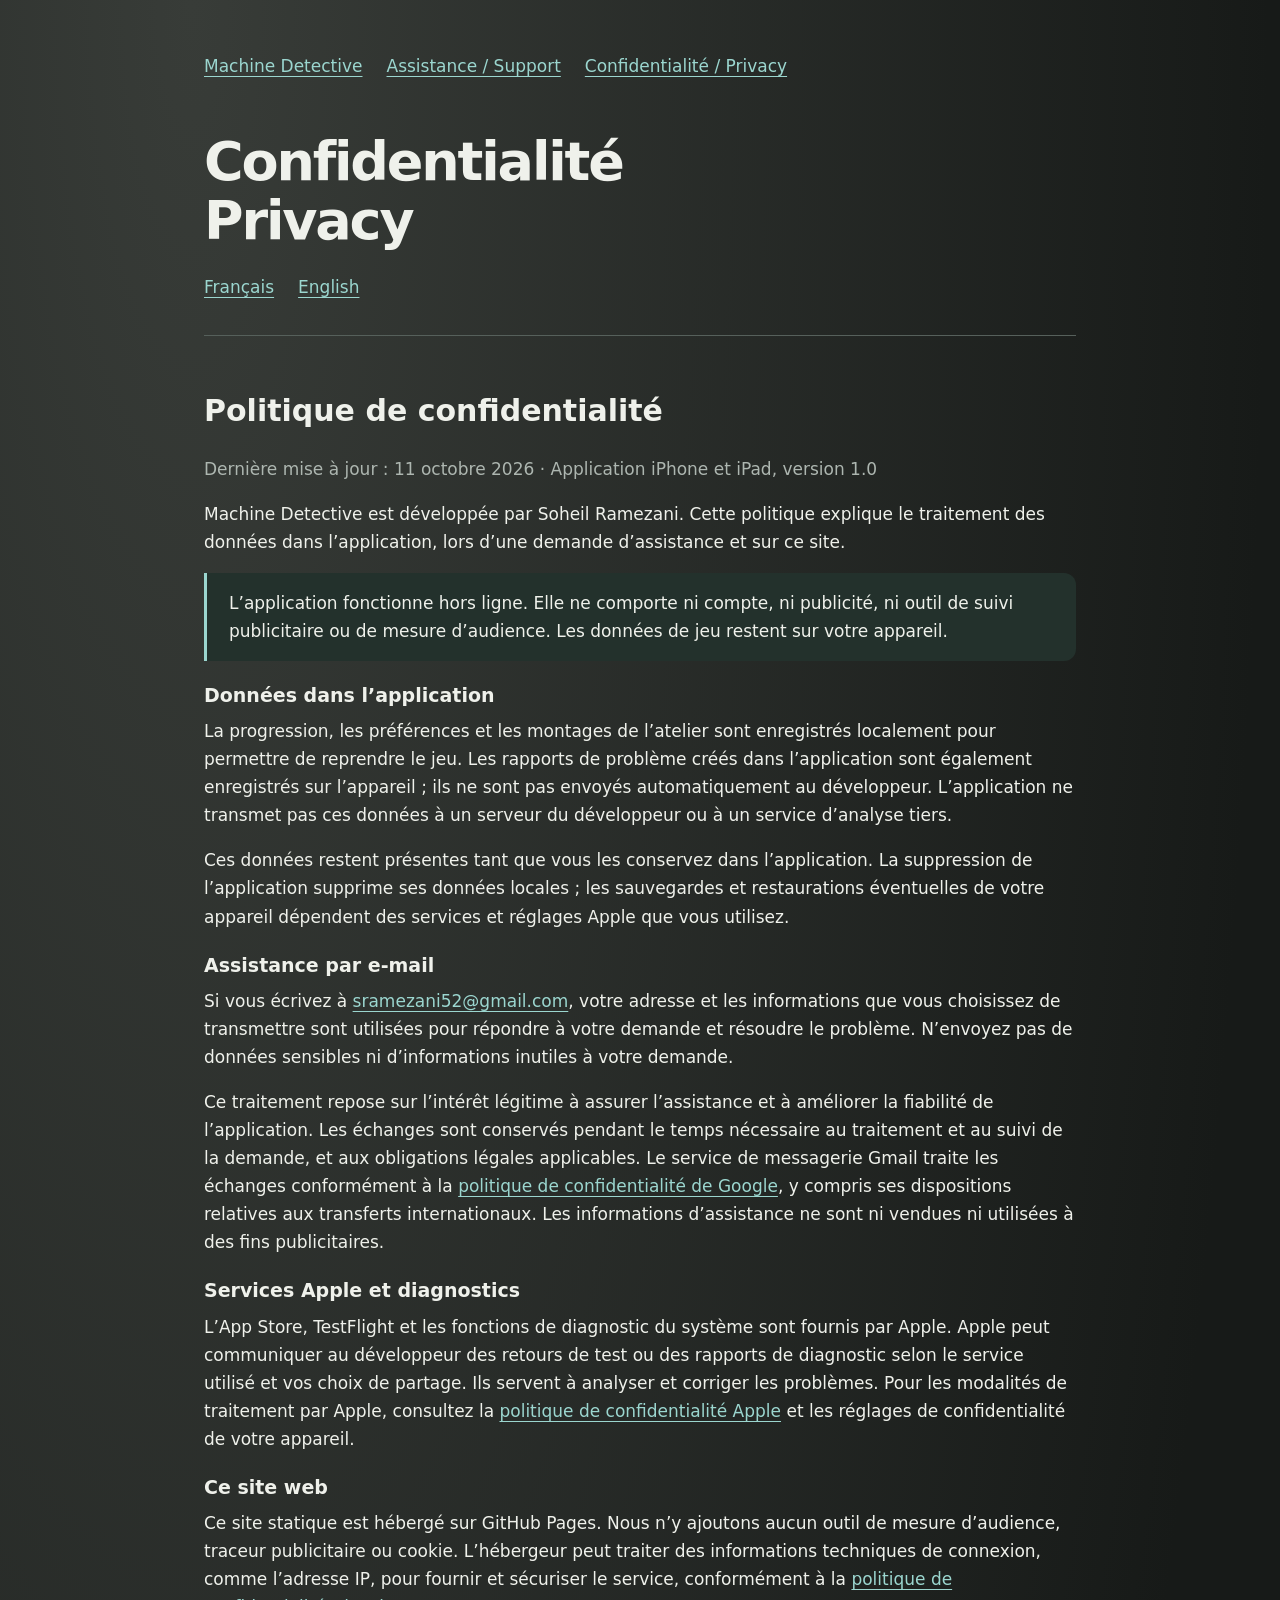
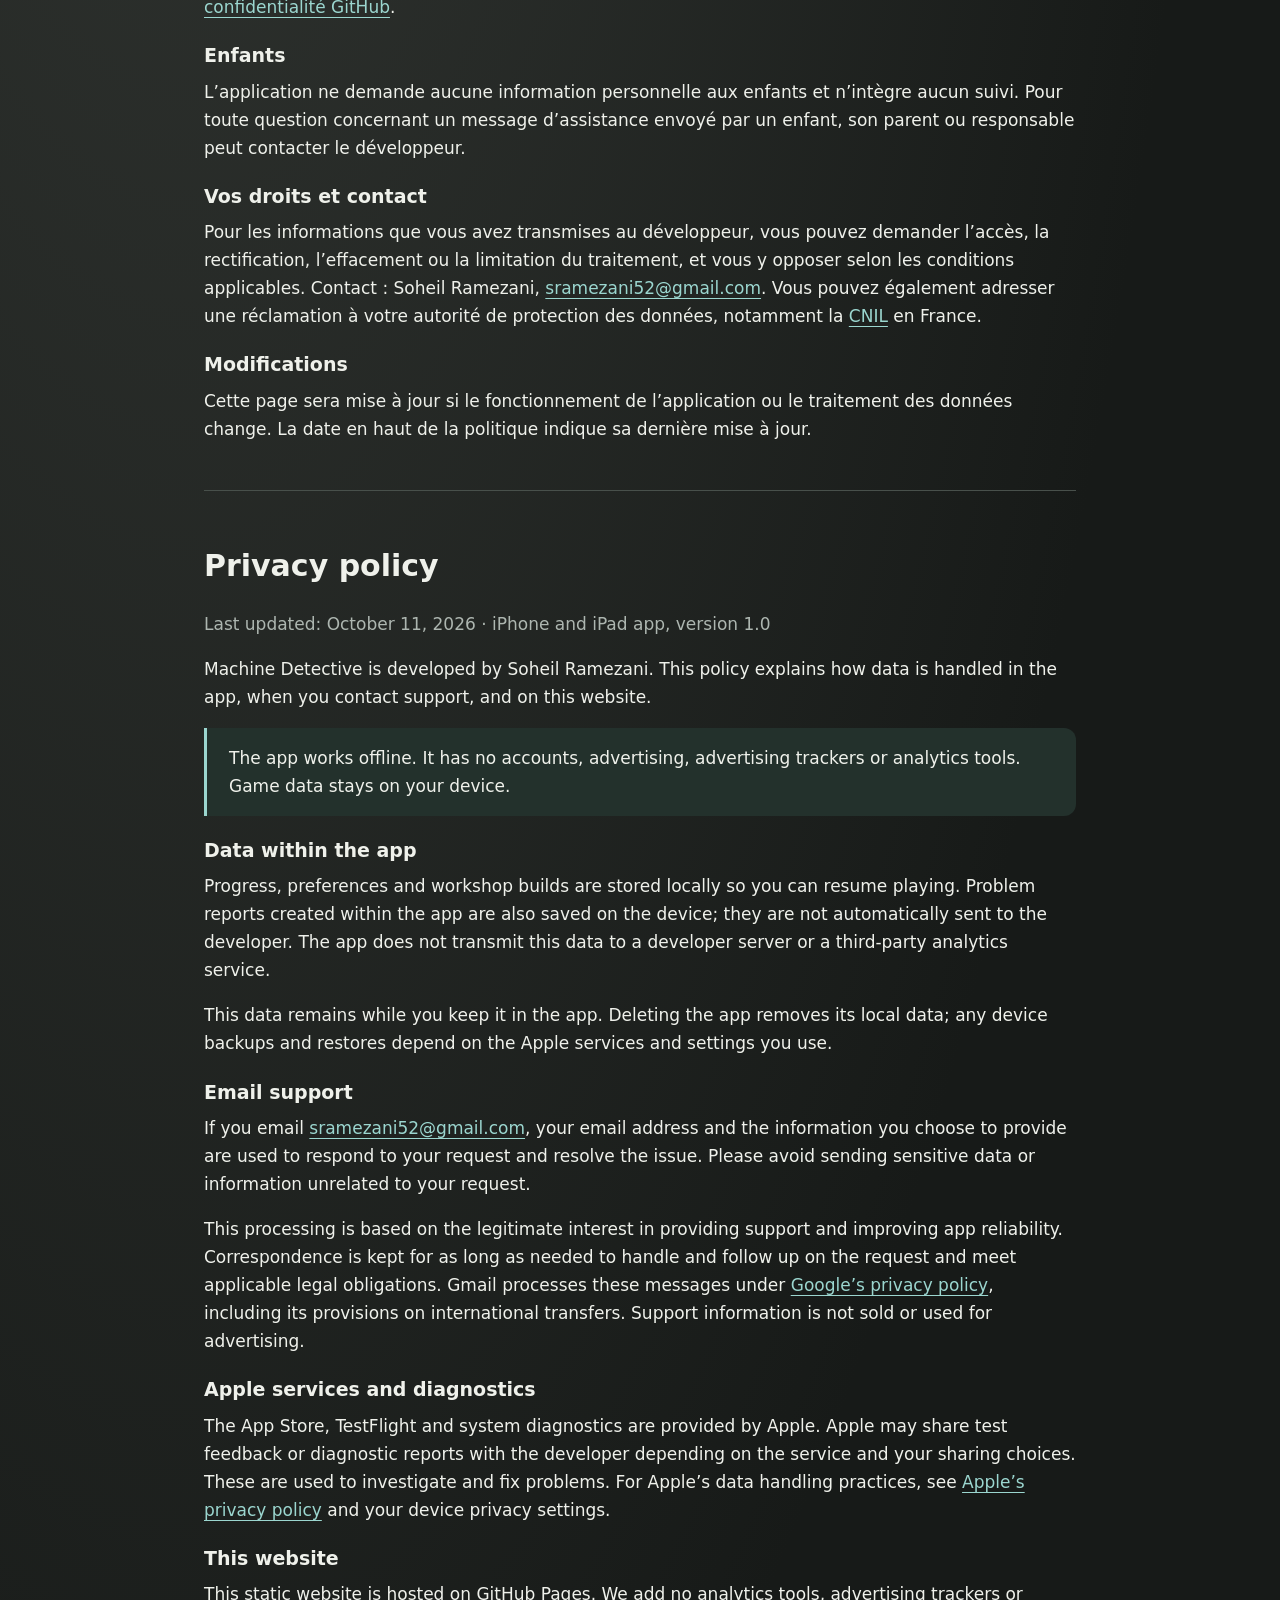
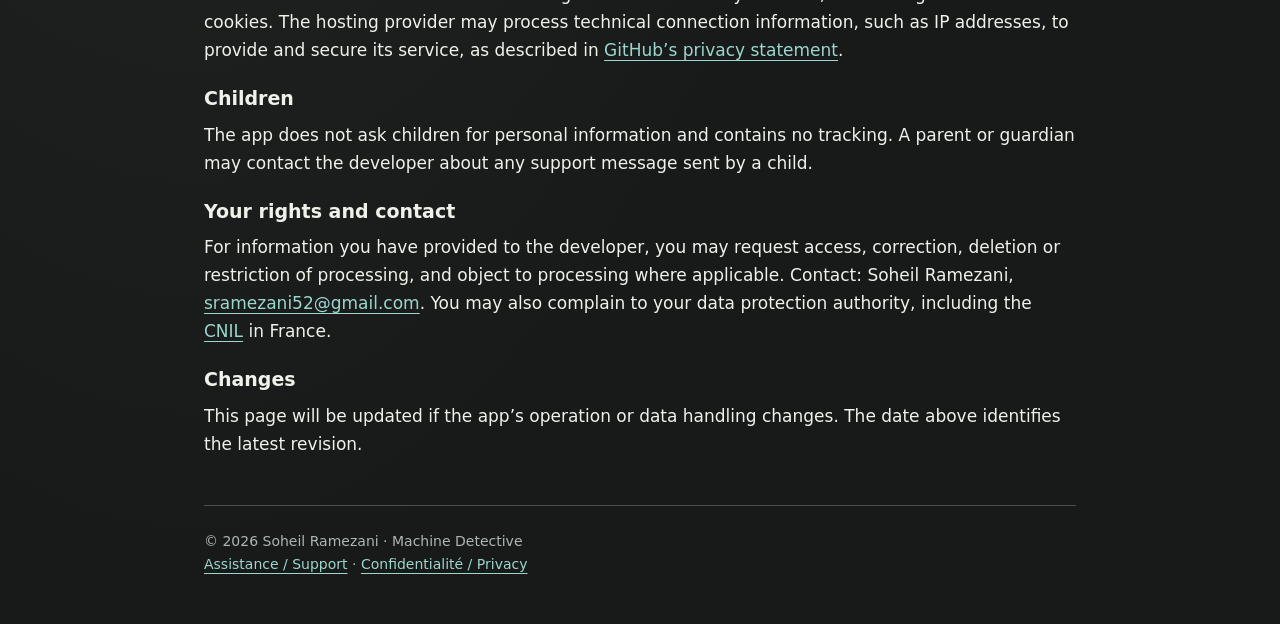
<file: privacy.html>
<!doctype html>
<html lang="fr"><head><meta charset="utf-8"><meta name="viewport" content="width=device-width,initial-scale=1"><meta name="description" content="Politique de confidentialité de Machine Detective. Privacy policy for Machine Detective."><title>Machine Detective — Confidentialité / Privacy</title><link rel="stylesheet" href="style.css"></head><body><main><nav aria-label="Navigation"><a href="index.html">Machine Detective</a><a href="support.html">Assistance / Support</a><a href="privacy.html">Confidentialité / Privacy</a></nav><header><h1>Confidentialité<br><span lang="en">Privacy</span></h1><nav aria-label="Langues / Languages"><a href="#fr">Français</a><a href="#en" lang="en">English</a></nav></header><section id="fr" lang="fr"><h2>Politique de confidentialité</h2><p class="muted">Dernière mise à jour : 11 octobre 2026 · Application iPhone et iPad, version 1.0</p><p>Machine Detective est développée par Soheil Ramezani. Cette politique explique le traitement des données dans l’application, lors d’une demande d’assistance et sur ce site.</p><p class="summary">L’application fonctionne hors ligne. Elle ne comporte ni compte, ni publicité, ni outil de suivi publicitaire ou de mesure d’audience. Les données de jeu restent sur votre appareil.</p><h3>Données dans l’application</h3><p>La progression, les préférences et les montages de l’atelier sont enregistrés localement pour permettre de reprendre le jeu. Les rapports de problème créés dans l’application sont également enregistrés sur l’appareil ; ils ne sont pas envoyés automatiquement au développeur. L’application ne transmet pas ces données à un serveur du développeur ou à un service d’analyse tiers.</p><p>Ces données restent présentes tant que vous les conservez dans l’application. La suppression de l’application supprime ses données locales ; les sauvegardes et restaurations éventuelles de votre appareil dépendent des services et réglages Apple que vous utilisez.</p><h3>Assistance par e-mail</h3><p>Si vous écrivez à <a href="mailto:sramezani52@gmail.com">sramezani52@gmail.com</a>, votre adresse et les informations que vous choisissez de transmettre sont utilisées pour répondre à votre demande et résoudre le problème. N’envoyez pas de données sensibles ni d’informations inutiles à votre demande.</p><p>Ce traitement repose sur l’intérêt légitime à assurer l’assistance et à améliorer la fiabilité de l’application. Les échanges sont conservés pendant le temps nécessaire au traitement et au suivi de la demande, et aux obligations légales applicables. Le service de messagerie Gmail traite les échanges conformément à la <a href="https://policies.google.com/privacy?hl=fr">politique de confidentialité de Google</a>, y compris ses dispositions relatives aux transferts internationaux. Les informations d’assistance ne sont ni vendues ni utilisées à des fins publicitaires.</p><h3>Services Apple et diagnostics</h3><p>L’App Store, TestFlight et les fonctions de diagnostic du système sont fournis par Apple. Apple peut communiquer au développeur des retours de test ou des rapports de diagnostic selon le service utilisé et vos choix de partage. Ils servent à analyser et corriger les problèmes. Pour les modalités de traitement par Apple, consultez la <a href="https://www.apple.com/legal/privacy/">politique de confidentialité Apple</a> et les réglages de confidentialité de votre appareil.</p><h3>Ce site web</h3><p>Ce site statique est hébergé sur GitHub Pages. Nous n’y ajoutons aucun outil de mesure d’audience, traceur publicitaire ou cookie. L’hébergeur peut traiter des informations techniques de connexion, comme l’adresse IP, pour fournir et sécuriser le service, conformément à la <a href="https://docs.github.com/en/site-policy/privacy-policies/github-general-privacy-statement">politique de confidentialité GitHub</a>.</p><h3>Enfants</h3><p>L’application ne demande aucune information personnelle aux enfants et n’intègre aucun suivi. Pour toute question concernant un message d’assistance envoyé par un enfant, son parent ou responsable peut contacter le développeur.</p><h3>Vos droits et contact</h3><p>Pour les informations que vous avez transmises au développeur, vous pouvez demander l’accès, la rectification, l’effacement ou la limitation du traitement, et vous y opposer selon les conditions applicables. Contact : Soheil Ramezani, <a href="mailto:sramezani52@gmail.com">sramezani52@gmail.com</a>. Vous pouvez également adresser une réclamation à votre autorité de protection des données, notamment la <a href="https://www.cnil.fr/fr/adresser-une-plainte">CNIL</a> en France.</p><h3>Modifications</h3><p>Cette page sera mise à jour si le fonctionnement de l’application ou le traitement des données change. La date en haut de la politique indique sa dernière mise à jour.</p></section><section id="en" lang="en"><h2>Privacy policy</h2><p class="muted">Last updated: October 11, 2026 · iPhone and iPad app, version 1.0</p><p>Machine Detective is developed by Soheil Ramezani. This policy explains how data is handled in the app, when you contact support, and on this website.</p><p class="summary">The app works offline. It has no accounts, advertising, advertising trackers or analytics tools. Game data stays on your device.</p><h3>Data within the app</h3><p>Progress, preferences and workshop builds are stored locally so you can resume playing. Problem reports created within the app are also saved on the device; they are not automatically sent to the developer. The app does not transmit this data to a developer server or a third-party analytics service.</p><p>This data remains while you keep it in the app. Deleting the app removes its local data; any device backups and restores depend on the Apple services and settings you use.</p><h3>Email support</h3><p>If you email <a href="mailto:sramezani52@gmail.com">sramezani52@gmail.com</a>, your email address and the information you choose to provide are used to respond to your request and resolve the issue. Please avoid sending sensitive data or information unrelated to your request.</p><p>This processing is based on the legitimate interest in providing support and improving app reliability. Correspondence is kept for as long as needed to handle and follow up on the request and meet applicable legal obligations. Gmail processes these messages under <a href="https://policies.google.com/privacy?hl=en">Google’s privacy policy</a>, including its provisions on international transfers. Support information is not sold or used for advertising.</p><h3>Apple services and diagnostics</h3><p>The App Store, TestFlight and system diagnostics are provided by Apple. Apple may share test feedback or diagnostic reports with the developer depending on the service and your sharing choices. These are used to investigate and fix problems. For Apple’s data handling practices, see <a href="https://www.apple.com/legal/privacy/">Apple’s privacy policy</a> and your device privacy settings.</p><h3>This website</h3><p>This static website is hosted on GitHub Pages. We add no analytics tools, advertising trackers or cookies. The hosting provider may process technical connection information, such as IP addresses, to provide and secure its service, as described in <a href="https://docs.github.com/en/site-policy/privacy-policies/github-general-privacy-statement">GitHub’s privacy statement</a>.</p><h3>Children</h3><p>The app does not ask children for personal information and contains no tracking. A parent or guardian may contact the developer about any support message sent by a child.</p><h3>Your rights and contact</h3><p>For information you have provided to the developer, you may request access, correction, deletion or restriction of processing, and object to processing where applicable. Contact: Soheil Ramezani, <a href="mailto:sramezani52@gmail.com">sramezani52@gmail.com</a>. You may also complain to your data protection authority, including the <a href="https://www.cnil.fr/en">CNIL</a> in France.</p><h3>Changes</h3><p>This page will be updated if the app’s operation or data handling changes. The date above identifies the latest revision.</p></section><footer>© 2026 Soheil Ramezani · Machine Detective<br><a href="support.html">Assistance / Support</a> · <a href="privacy.html">Confidentialité / Privacy</a></footer></main></body></html>
</file>
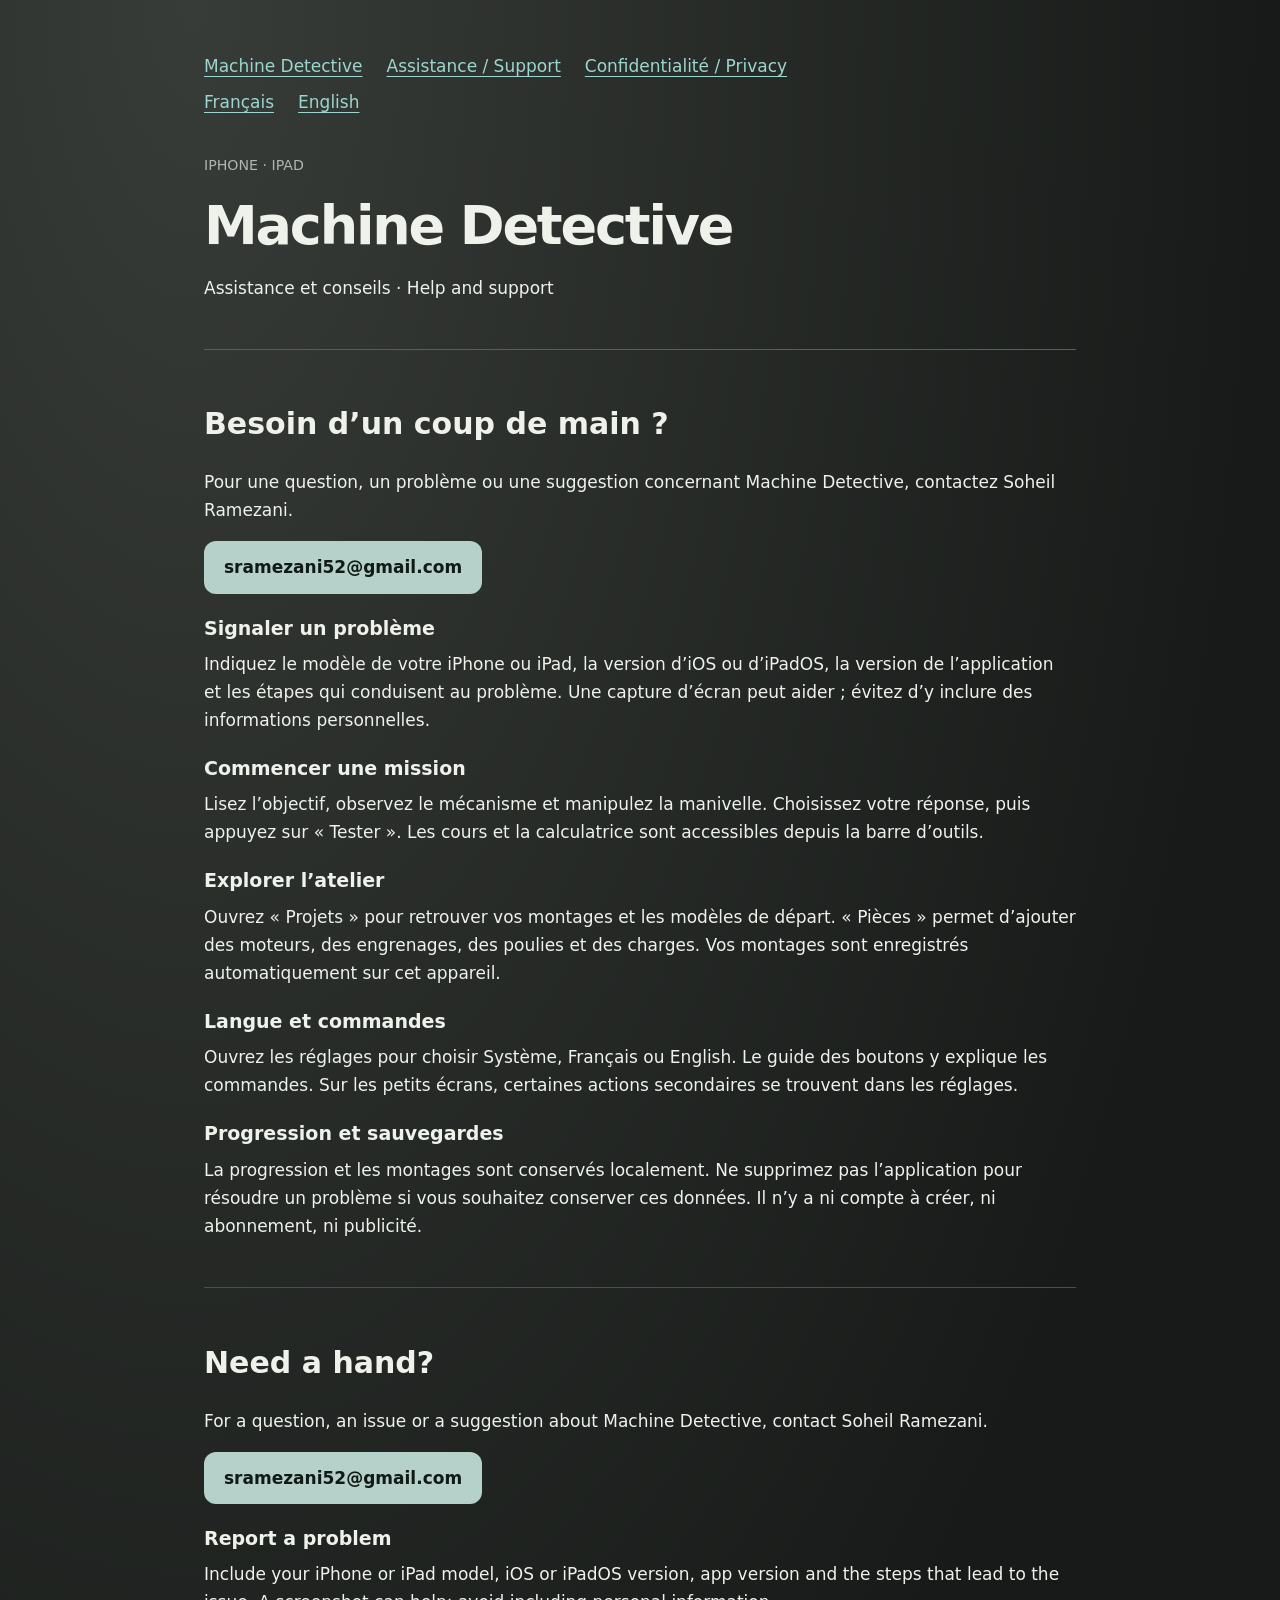
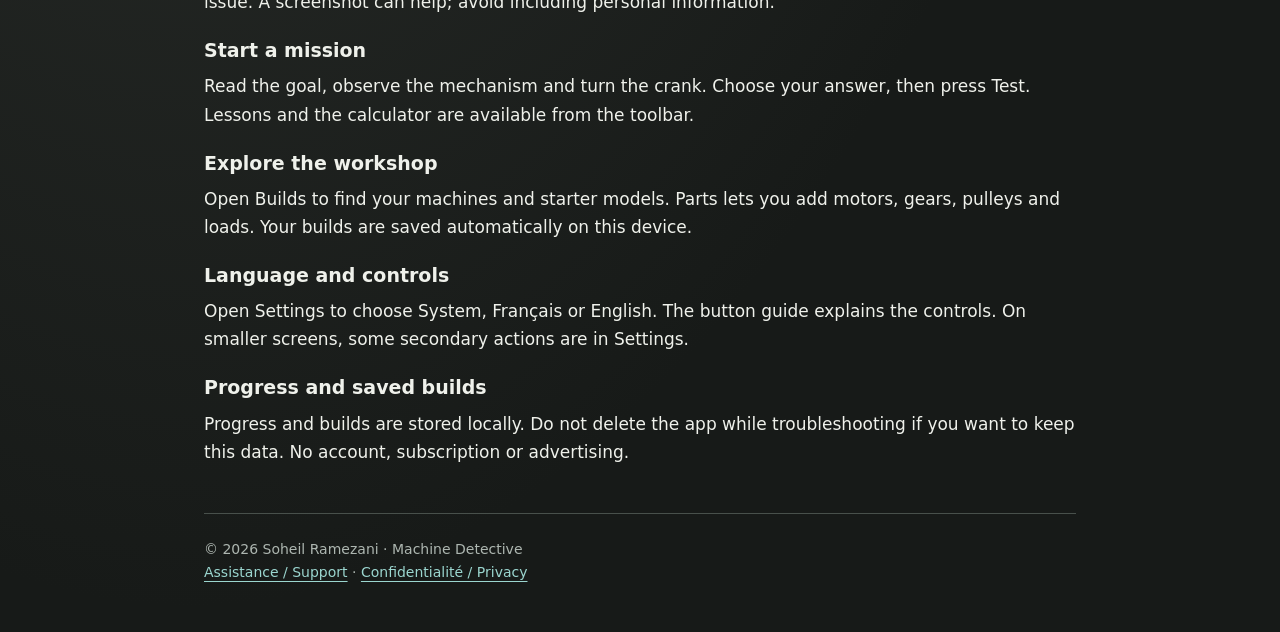
<file: support.html>
<!doctype html>
<html lang="fr">
<head><meta charset="utf-8"><meta name="viewport" content="width=device-width,initial-scale=1"><meta name="description" content="Assistance Machine Detective — aide en français et en anglais pour iPhone et iPad."><title>Machine Detective — Assistance / Support</title>
<link rel="stylesheet" href="style.css"></head>
<body><main><nav aria-label="Navigation"><a href="index.html">Machine Detective</a><a href="support.html">Assistance / Support</a><a href="privacy.html">Confidentialité / Privacy</a></nav><nav aria-label="Langues / Languages"><a href="#fr" lang="fr">Français</a><a href="#en" lang="en">English</a></nav>
<header><small>IPHONE · IPAD</small><h1>Machine Detective</h1><p>Assistance et conseils · Help and support</p></header>
<section id="fr" lang="fr"><h2>Besoin d’un coup de main ?</h2><p>Pour une question, un problème ou une suggestion concernant Machine Detective, contactez Soheil Ramezani.</p><p><a class="contact" href="mailto:sramezani52@gmail.com?subject=Machine%20Detective%20%E2%80%94%20Assistance">sramezani52@gmail.com</a></p>
<h3>Signaler un problème</h3><p>Indiquez le modèle de votre iPhone ou iPad, la version d’iOS ou d’iPadOS, la version de l’application et les étapes qui conduisent au problème. Une capture d’écran peut aider ; évitez d’y inclure des informations personnelles.</p>
<h3>Commencer une mission</h3><p>Lisez l’objectif, observez le mécanisme et manipulez la manivelle. Choisissez votre réponse, puis appuyez sur « Tester ». Les cours et la calculatrice sont accessibles depuis la barre d’outils.</p>
<h3>Explorer l’atelier</h3><p>Ouvrez « Projets » pour retrouver vos montages et les modèles de départ. « Pièces » permet d’ajouter des moteurs, des engrenages, des poulies et des charges. Vos montages sont enregistrés automatiquement sur cet appareil.</p>
<h3>Langue et commandes</h3><p>Ouvrez les réglages pour choisir Système, Français ou English. Le guide des boutons y explique les commandes. Sur les petits écrans, certaines actions secondaires se trouvent dans les réglages.</p>
<h3>Progression et sauvegardes</h3><p>La progression et les montages sont conservés localement. Ne supprimez pas l’application pour résoudre un problème si vous souhaitez conserver ces données. Il n’y a ni compte à créer, ni abonnement, ni publicité.</p></section>
<section id="en" lang="en"><h2>Need a hand?</h2><p>For a question, an issue or a suggestion about Machine Detective, contact Soheil Ramezani.</p><p><a class="contact" href="mailto:sramezani52@gmail.com?subject=Machine%20Detective%20%E2%80%94%20Support">sramezani52@gmail.com</a></p>
<h3>Report a problem</h3><p>Include your iPhone or iPad model, iOS or iPadOS version, app version and the steps that lead to the issue. A screenshot can help; avoid including personal information.</p>
<h3>Start a mission</h3><p>Read the goal, observe the mechanism and turn the crank. Choose your answer, then press Test. Lessons and the calculator are available from the toolbar.</p>
<h3>Explore the workshop</h3><p>Open Builds to find your machines and starter models. Parts lets you add motors, gears, pulleys and loads. Your builds are saved automatically on this device.</p>
<h3>Language and controls</h3><p>Open Settings to choose System, Français or English. The button guide explains the controls. On smaller screens, some secondary actions are in Settings.</p>
<h3>Progress and saved builds</h3><p>Progress and builds are stored locally. Do not delete the app while troubleshooting if you want to keep this data. No account, subscription or advertising.</p></section>
<footer>© 2026 Soheil Ramezani · Machine Detective<br><a href="support.html">Assistance / Support</a> · <a href="privacy.html">Confidentialité / Privacy</a></footer></main></body></html>
</file>
<file: landing.css>
:root{color-scheme:dark;--bg:#303335;--panel:#222729;--ink:#f4f4ed;--muted:#c0c8c7;--mint:#a9d7cb;--line:#606b6a;--mono:'SFMono-Regular',Consolas,monospace;--font:'Avenir Next',Avenir,-apple-system,BlinkMacSystemFont,'Segoe UI',sans-serif}*{box-sizing:border-box}html{scroll-behavior:smooth;scroll-padding-top:100px}body{margin:0;color:var(--ink);font:16px/1.7 var(--font);background:radial-gradient(ellipse at 15% 4%,#747a7844,transparent 36%),linear-gradient(115deg,#414648 0%,#303436 38%,#555b5c 62%,#303436 90%);-webkit-font-smoothing:antialiased}body:before{content:'';position:fixed;inset:0;pointer-events:none;z-index:-1;background:repeating-linear-gradient(0deg,#ffffff06 0px,#ffffff06 1px,#0000000a 1px,#0000000a 3px);opacity:.6}body:has(dialog[open]){overflow:hidden}a{color:inherit;text-decoration:none}button{font:inherit;color:inherit;cursor:pointer}button,fieldset{border:0}button,a,summary{touch-action:manipulation}a:focus-visible,button:focus-visible,summary:focus-visible{outline:3px solid var(--mint);outline-offset:5px}img{display:block;max-width:100%;height:auto}p,h1,h2,h3{margin-top:0}p:last-child{margin-bottom:0}em{font-style:normal;color:var(--mint)}[hidden]{display:none!important}.shell{max-width:1380px;margin-inline:auto;padding-inline:44px}.section-space{padding-top:110px}.eyebrow,.mono{font:500 11px/1.6 var(--mono);letter-spacing:1.7px;color:var(--mint)}.eyebrow{margin-bottom:20px}h2{font-size:clamp(32px,3.7vw,50px);font-weight:600;letter-spacing:-1.8px;line-height:1.17;margin-bottom:24px}h3{font-size:29px;line-height:1.23;letter-spacing:-.8px;font-weight:600}p{color:var(--muted)}.skip{position:fixed;top:10px;left:15px;transform:translateY(-160%);background:var(--mint);color:#172b26;padding:12px 20px;z-index:100}.skip:focus{transform:none}
.site-header{position:sticky;top:0;z-index:20;background:#2b3031ed;border-bottom:1px solid #b0bbb42b;backdrop-filter:blur(20px)}.nav-shell{max-width:1460px;margin:auto;padding:18px 44px;display:flex;align-items:center;justify-content:space-between;gap:28px}.brand{display:inline-flex;align-items:center;gap:11px;font-size:19px;letter-spacing:-.6px;white-space:nowrap}.brand img{border-radius:11px;border:1px solid #a0aaa555}.brand b{font-weight:650}.site-header nav{display:flex;gap:30px}.site-header nav a{font-size:13px;color:#d0d7d4}.site-header nav a:hover{color:var(--mint)}.header-actions,.languages{display:flex;gap:18px;align-items:center}.languages{gap:6px;font:12px var(--mono)}.languages a{min-height:44px;min-width:35px;display:grid;place-items:center;color:#a2afaa}.languages [aria-current]{color:var(--ink);border-bottom:2px solid var(--mint)}.menu-toggle{display:none;width:44px;height:44px;background:transparent;border:1px solid var(--line);border-radius:8px;align-items:center;justify-content:center;flex-direction:column;gap:6px}.menu-toggle span{height:1px;width:18px;background:var(--ink)}
.hero{overflow:hidden;display:grid;grid-template-columns:.95fr 1.18fr;gap:48px;align-items:center;min-height:710px;padding-top:74px;padding-bottom:80px}.availability{display:inline-flex;gap:9px;align-items:center;font-size:11px;padding:5px 11px;border:1px solid #bcc9c440;border-radius:99px;margin-bottom:32px;color:#d0d7d4;background:#242a2944}.availability i,.film-topline i,.frame-top i{display:inline-block;width:6px;height:6px;background:var(--mint);border-radius:50%;flex-shrink:0;box-shadow:0 0 0 4px #a9d7cb0a}.hero h1{font-size:clamp(47px,5.1vw,71px);line-height:1.07;font-weight:600;letter-spacing:-3px;margin-bottom:26px}.hero .eyebrow{font-size:10px}.lead{font-size:17px;line-height:1.85;max-width:510px}.hero-actions{display:flex;flex-wrap:wrap;gap:18px 25px;align-items:center;margin-top:30px}.button{min-height:52px;display:inline-flex;align-items:center;justify-content:center;gap:25px;padding:13px 20px;border-radius:8px;font-size:13px;font-weight:650}.primary{background:linear-gradient(120deg,#d0e7dd,#a2c9bd);color:#172820;box-shadow:0 8px 22px #0002}.primary:hover{filter:brightness(1.07)}.text-link{display:inline-flex;gap:14px;align-items:center;min-height:44px;font-size:13px;font-weight:550;border-bottom:1px solid #bbc8c466;background:transparent;padding:3px 0}.text-link:hover{color:var(--mint)}.price-note{font-size:11px;margin-top:17px;color:#b9c4be}.hero-visual{position:relative;min-width:0;padding-block:40px}.orbit{position:absolute;z-index:-1;width:125%;aspect-ratio:1;top:50%;left:50%;transform:translate(-50%,-50%);border-radius:50%;border:1px solid #d7e0dc28;box-shadow:0 0 0 16px #00000002,0 0 0 17px #dae2de1a,0 0 0 62px #00000002,0 0 0 63px #dae2de10}.metal-frame{background:linear-gradient(135deg,#6e7777,#303638 35%,#515958 70%,#343b3a);border:1px solid #c1ccc688;border-radius:17px;padding:12px;box-shadow:0 38px 55px #0005,inset 0 1px 0 #e9f0eb66;transform:rotate(-2deg)}.frame-top{display:flex;gap:9px;align-items:center;padding:4px 3px 13px;font:9px var(--mono);letter-spacing:1px;color:#e2e5df}.frame-top>span:last-child{margin-left:auto;letter-spacing:0;font:9px var(--font);color:#c1cac4}.shot{position:relative;display:block;width:100%;padding:0;border-radius:9px;overflow:hidden;border:1px solid #a2aea955;background:#181d19;cursor:zoom-in}.shot img{width:100%;height:auto}.hero .shot img{aspect-ratio:auto;object-fit:contain}.expand{position:absolute;right:12px;bottom:12px;width:32px;height:32px;display:grid;place-items:center;border-radius:50%;background:#171e1deb;border:1px solid #cfdfd550;color:var(--mint);font-size:19px}.frame-bottom{display:flex;align-items:center;gap:14px;padding:14px 4px 3px;font:9px var(--mono)}.frame-bottom p{font:10px/1.5 var(--font);margin:0;flex:1;color:#c8d1ca}.frame-bottom>span:last-child{font-size:23px;color:var(--mint)}.stamp{position:absolute;right:24px;bottom:9px;display:flex;align-items:center;justify-content:center;flex-direction:column;width:86px;height:86px;background:linear-gradient(130deg,#c5e0d6,#98bbae);color:#1e332b;border:4px solid #414948;border-radius:50%;transform:rotate(8deg);box-shadow:0 5px 22px #0003}.stamp b{font-size:32px;line-height:1.2}.stamp span{font:8px var(--mono);letter-spacing:1px}.stats{display:grid;grid-template-columns:repeat(4,1fr);gap:20px;padding:25px 0;border-block:1px solid #a7b5af55}.stats>div{display:flex;align-items:center;gap:18px;border-right:1px solid #afbbb644;padding-right:20px}.stats>div:last-child{border:0}.stats strong{color:#d3e6dd;font-size:37px;line-height:1;white-space:nowrap;font-weight:500;letter-spacing:-1px}.stats>div:nth-child(3) strong{font-size:24px}.stats span{font-size:12px;line-height:1.6;max-width:150px;color:#c3cdc7}
.section-heading{display:grid;grid-template-columns:1.1fr 1fr;gap:70px;align-items:center;margin-bottom:36px}.section-heading h2{margin-bottom:0}.section-heading>p{max-width:560px;font-size:17px;line-height:1.8}.film-stage{display:grid;grid-template-columns:minmax(0,2.25fr) minmax(275px,1fr);border:1px solid #929f9955;border-radius:18px;overflow:hidden;background:#202627;box-shadow:0 25px 55px #0002}.film-screen{min-width:0;align-self:center;background:#171d1b}.film-topline{display:flex;justify-content:space-between;gap:15px;padding:15px 20px;font:10px var(--mono);letter-spacing:1px;color:#c2d0c7}.film-topline>span:first-child{display:flex;gap:9px;align-items:center}.video-frame{position:relative;aspect-ratio:16/9;background:#171b1c}video{width:100%;height:100%;display:block;object-fit:contain}.film-play{position:absolute;inset:0;background:linear-gradient(0deg,#121817db,transparent 70%);display:flex;align-items:flex-end;justify-content:flex-start;gap:20px;text-align:left;padding:28px;color:#f7faf4}.play-disc{display:grid;place-items:center;width:62px;height:62px;border-radius:50%;border:1px solid #e3f1e899;background:#bdd9cc;color:#1e3028;font-size:23px;padding-left:4px;flex-shrink:0}.film-play>span:last-child{font-size:18px;font-weight:600}.film-play small{display:block;font:10px/1.8 var(--mono);color:#d7e1d9;margin-top:4px}.chapters{padding:20px}.chapters>.eyebrow{margin-bottom:8px;font-size:10px}.chapter{display:grid;grid-template-columns:22px minmax(0,1fr) 30px;gap:10px;text-align:left;width:100%;padding:15px 0;border-bottom:1px solid #a7b5ad29;background:transparent}.chapter:last-child{border-bottom:0}.chapter-index,.chapter time{font:10px/1.8 var(--mono);color:#b1c7bc}.chapter strong{display:block;font-size:14px;font-weight:600;line-height:1.4;color:#f0f2eb}.chapter small{display:block;font-size:11px;line-height:1.65;color:#b5c0b9;margin-top:6px}.chapter[aria-current],.chapter:hover{background:#bbd6c810}.chapter[aria-current] strong{color:var(--mint)}.film-caption{font:11px/1.8 var(--mono);color:#b8c3bd;margin:17px 0}.transcript{max-width:870px;border-bottom:1px solid #b8c5be44;padding-block:4px 17px}.transcript summary{font-size:13px;color:#d1dfd5}.transcript p{font-size:14px;margin-top:18px}summary{display:flex;justify-content:space-between;gap:24px;list-style:none;cursor:pointer}summary::-webkit-details-marker{display:none}summary>span{font-size:21px;line-height:1;flex-shrink:0}details[open] summary>span{transform:rotate(45deg)}
.steps{display:grid;grid-template-columns:repeat(3,1fr);gap:1px;border:1px solid #9daba555;border-radius:15px;overflow:hidden;background:#80908b55}.steps article{background:#30383a;padding:30px}.steps .mono{display:block;margin-bottom:26px}.steps h3{font-size:23px;margin-bottom:12px}.steps p{font-size:15px;line-height:1.8}.tab-bar{display:flex;border-bottom:1px solid #aab9b144;margin-bottom:32px;gap:15px}.tab-bar button{background:transparent;border-bottom:2px solid transparent;padding:17px 20px;min-height:56px;font-size:14px;color:#bccac0}.tab-bar button span{font:10px var(--mono);margin-right:14px}.tab-bar button[aria-selected=true]{border-color:var(--mint);color:var(--mint)}.showcase-panel{display:grid;grid-template-columns:1.45fr 1fr;gap:65px;align-items:center}.panel-photo{min-width:0}.panel-photo .shot{height:440px;background:#242b27;border:1px solid #b3c1b955;box-shadow:0 22px 38px #0003}.panel-photo img{width:100%;height:100%;object-fit:contain}.panel-photo small{font-size:10px;color:#bbc7bf;display:block;margin-top:13px}.panel-photo small a{text-decoration:underline;text-underline-offset:3px}.showcase-panel h3{font-size:35px}.showcase-panel p{font-size:16px;line-height:1.8}.showcase-panel .eyebrow{font-size:10px}
.demo-box{display:grid;grid-template-columns:1fr 1.1fr;gap:70px;padding:45px;background:linear-gradient(125deg,#252d2f,#3a4343);border:1px solid #a6b8af66;border-radius:20px;box-shadow:inset 0 1px #dce9e333}.demo-copy h2{font-size:40px}.demo-copy>p{font-size:15px}.demo-copy fieldset{padding:0;margin:23px 0}.demo-copy legend{font-size:12px;color:#c5d3c9;margin-bottom:10px}.gear-options{display:flex;gap:10px}.gear-options button{padding:11px 16px;flex:1;border:1px solid #768c8055;border-radius:8px;background:#202b28;min-height:55px;font-size:24px;white-space:nowrap}.gear-options small{font-size:10px;margin-left:3px}.gear-options [aria-pressed=true]{background:var(--mint);color:#20362c}.formula{font:11px/1.7 var(--mono);color:#ceded3}.demo-copy .demo-note{font-size:11px;line-height:1.7;color:#aebfb3}.gear-demo{align-self:center;text-align:center;min-width:0}.gear-demo svg{width:100%;overflow:visible}.readouts{display:flex;align-items:center;justify-content:space-around;gap:14px;margin-top:16px}.readouts small{display:block;color:#bdd0c2;font-size:11px}.readouts strong{display:block;font-size:34px;line-height:1.5;font-weight:500}.readouts strong>span:last-child{font-size:14px}.gear-demo #motion{font-size:11px;margin-top:15px}.gear-rotor{transform-box:fill-box;transform-origin:center}.gear-body{fill:url(#steel);stroke:#c9ded3;stroke-width:1.2}.gear-mark{stroke:#244739;stroke-width:5;stroke-linecap:round}.gear-core{fill:#27352f;stroke:#bad0c4;stroke-width:3}
.purchase{display:grid;grid-template-columns:1.2fr 1fr;gap:40px 90px;padding:48px;background:linear-gradient(130deg,#566260,#2d3637 48%,#38433f);border-radius:20px;border:1px solid #b8c9be66;box-shadow:0 28px 60px #0002,inset 0 1px #f1f6ef33}.offer-icon{border-radius:16px;margin-bottom:24px}.purchase h2{font-size:43px}.purchase .promise{font-size:13px;color:#d4e2d8}.price{font-size:78px;line-height:1.1;letter-spacing:-4px;font-weight:500;color:#eaf4e9}.price sup{font-size:26px;vertical-align:top;line-height:2;letter-spacing:0;margin-left:8px}.offer ul{padding:0;list-style:none;margin:28px 0}.offer li{position:relative;padding-left:26px;margin:12px 0;font-size:14px;color:#d3dfd6}.offer li:before{content:'✓';position:absolute;left:0;color:var(--mint)}.coming-soon{border:1px solid #a2bcb044;border-radius:9px;background:#94b5a41f;padding:14px;font-size:12px;text-align:center;color:#dfece1}.offer>small{display:block;color:#b3c5b7;font-size:11px;margin-top:13px}.compatibility{grid-column:1/-1;border-top:1px solid #d2e1d42a;padding-top:22px;font-size:12px;color:#bdcfc0}.faq{display:grid;grid-template-columns:.72fr 1.3fr;gap:75px}.faq details{border-bottom:1px solid #a7bbb14a;padding:20px 0}.faq summary{font-size:16px;font-weight:500}.faq details p{font-size:14px;line-height:1.9;margin-top:18px;max-width:680px}.related-grid{display:grid;grid-template-columns:1fr 1fr;gap:24px}.related article{border:1px solid #a8b8ae55;border-radius:14px;background:#2a3333;padding:32px}.related article .mono{font-size:10px;display:block;margin-bottom:25px}.related h3{margin-bottom:14px}.related p{font-size:14px;line-height:1.85}.related article:first-child{border-top:2px solid #c8b68e}.related article:last-child{border-top:2px solid #9fbadb}.related .text-link{margin-top:10px;color:#d2e2d5}footer.shell{padding-top:100px;padding-bottom:30px}.footer-top{display:flex;gap:30px;justify-content:space-between;align-items:center;border-bottom:1px solid #b2c3b548;padding-bottom:30px}.footer-top p,.footer-top>a:last-child{font-size:12px}.footer-bottom{display:flex;justify-content:space-between;gap:25px;padding-top:24px;font-size:11px;color:#b2c3b7}.footer-bottom nav{display:flex;gap:24px}.lightbox-close{position:absolute;right:14px;top:14px;z-index:1;width:44px;height:44px;border:1px solid #d0e3d4aa;border-radius:50%;background:#1f302bef;color:#fff;font-size:28px}dialog{width:min(95vw,1500px);max-width:95vw;max-height:94vh;padding:12px;border:1px solid #81978b;border-radius:13px;background:#1d2925;color:var(--ink);overflow:auto}dialog::backdrop{background:#080d0bef;backdrop-filter:blur(10px)}dialog figure{margin:0}dialog img{max-height:82vh;object-fit:contain;margin:auto}dialog figcaption{text-align:center;font-size:12px;padding:10px}
@media(min-width:1500px){.hero{min-height:760px}.hero h1{font-size:75px}}
@media(max-width:1100px){.site-header nav{gap:20px}.nav-shell{gap:20px}.hero{gap:35px}.hero h1{font-size:52px}.hero-actions{gap:14px}.film-stage{grid-template-columns:1fr}.chapters{display:grid;grid-template-columns:repeat(3,1fr);gap:8px 22px}.chapters>.eyebrow{grid-column:1/-1}.chapter{grid-template-columns:20px 1fr}.chapter time{grid-column:2}.section-heading{gap:40px}.demo-box{gap:35px;padding:34px}.demo-copy h2{font-size:34px}.purchase{gap:40px}.showcase-panel{gap:35px}.panel-photo .shot{height:360px}.stats strong{font-size:30px}.stats{gap:15px}.stats>div{gap:12px}.stats>div:nth-child(3) strong{font-size:20px}}
@media(max-width:800px){html{scroll-padding-top:90px}.shell{padding-inline:24px}.nav-shell{padding:13px 24px;gap:16px}.brand{font-size:17px}.brand img{width:36px;height:36px}.menu-toggle{display:flex}.site-header nav{display:none;position:absolute;top:100%;inset-inline:0;flex-direction:column;background:#293334;border-bottom:1px solid #859b8e;padding:20px 24px;gap:0}.site-header nav[data-open=true]{display:flex}.site-header nav a{padding:12px 0;font-size:16px}.header-actions{gap:14px}.hero{display:flex;flex-direction:column;align-items:stretch;padding-top:40px;padding-bottom:50px;gap:24px;min-height:0}.hero-copy{max-width:630px}.hero h1{font-size:clamp(44px,8.5vw,68px);letter-spacing:-2px}.lead{max-width:600px;font-size:16px}.availability{margin-bottom:26px}.hero-visual{max-width:650px;width:100%;margin:auto;padding:25px 5px}.metal-frame{transform:rotate(-1.5deg)}.orbit{width:95%}.stamp{bottom:-5px;width:73px;height:73px;right:24px}.stamp b{font-size:28px}.frame-top>span:last-child{font-size:8px}.stats{grid-template-columns:1fr 1fr;gap:20px 12px;padding-block:24px}.stats>div:nth-child(2){border:0}.stats>div{min-height:44px}.stats span{font-size:11px}.section-space{padding-top:70px}.section-heading{grid-template-columns:1fr;gap:22px;margin-bottom:28px}.section-heading>p{font-size:16px}.film-play{padding:18px;gap:15px}.play-disc{width:50px;height:50px;font-size:18px}.film-play>span:last-child{font-size:15px}.film-play small{font-size:9px}.film-topline{font-size:9px;padding:13px}.chapters{grid-template-columns:1fr;padding:18px}.chapter{grid-template-columns:22px 1fr 32px;padding:14px 0}.chapter time{grid-column:auto}.chapter strong{font-size:15px}.chapter small{font-size:12px}.film-caption{font-size:10px}.steps{grid-template-columns:1fr}.steps article{padding:26px 26px 26px 66px;position:relative}.steps .mono{position:absolute;left:25px;top:29px}.steps h3{font-size:23px}.showcase-panel{grid-template-columns:1fr;gap:27px}.panel-photo .shot{height:390px}.showcase-panel h3{font-size:30px}.tab-bar{gap:0}.tab-bar button{padding:15px 13px;font-size:12px;flex:1}.tab-bar button span{display:block;margin:0 0 4px;font-size:9px}.demo-box{grid-template-columns:1fr;padding:28px 23px;gap:10px}.gear-demo{max-width:530px;margin:auto;width:100%}.demo-copy h2{font-size:35px}.purchase{grid-template-columns:1fr;padding:30px 25px;gap:30px}.purchase h2{font-size:36px}.price{font-size:68px}.compatibility{font-size:11px}.faq{grid-template-columns:1fr;gap:10px}.faq summary{font-size:15px}.related-grid{grid-template-columns:1fr}.related article{padding:26px}.related h2{font-size:32px}.footer-top{flex-wrap:wrap;gap:20px}.footer-top p{order:3;width:100%}.footer-top>a:last-child{margin-left:auto}footer.shell{padding-top:65px}.footer-bottom{flex-wrap:wrap}.hero .shot img{aspect-ratio:auto}}
@media(max-width:380px){.nav-shell{padding-inline:16px}.shell{padding-inline:18px}.brand{font-size:14px;gap:8px}.brand img{width:32px;height:32px}.header-actions{gap:8px}.languages{gap:0;font-size:10px}.languages a{min-width:29px}.hero h1{font-size:41px}.availability{font-size:9px}.hero .eyebrow{font-size:9px}.frame-top{font-size:7px;gap:6px}.frame-top>span:last-child{font-size:7px}.frame-bottom{font-size:8px}.frame-bottom p{font-size:9px}.stats strong{font-size:26px}.stats>div:nth-child(3) strong{font-size:17px}.stats span{font-size:10px}.film-play small{font-size:8px}.film-play>span:last-child{font-size:13px}.play-disc{width:42px;height:42px}.panel-photo .shot{height:320px}.gear-options button{padding:10px;font-size:22px}.demo-copy h2{font-size:30px}}
@media(prefers-reduced-motion:reduce){html{scroll-behavior:auto}*,*:before,*:after{animation:none!important;transition:none!important}}
</file>
<file: style.css>
:root{color-scheme:dark}*{box-sizing:border-box}body{margin:0;color:#eff1eb;background:radial-gradient(ellipse at 15% 0,#383c38,transparent 70%),#171a18;font:17px/1.65 system-ui,-apple-system,sans-serif}main{max-width:920px;margin:auto;padding:48px 24px}nav{display:flex;gap:24px}a{color:#9bd6cf;text-underline-offset:4px}header{padding:30px 0;border-bottom:1px solid #56605b}small,.muted{color:#adb6b0}h1{font-size:clamp(32px,6vw,54px);line-height:1.1;letter-spacing:-.04em;margin:18px 0}h2{font-size:30px;line-height:1.3}h3{font-size:19px;margin-bottom:4px}p{margin-top:6px}section{scroll-margin-top:24px;padding:30px 0;border-bottom:1px solid #48504b}.contact{display:inline-block;background:#b5d1c9;color:#111a16;padding:12px 20px;border-radius:12px;font-weight:700;text-decoration:none;overflow-wrap:anywhere}footer{padding-top:24px;color:#adb6b0;font-size:14px}li{margin:8px 0}nav{flex-wrap:wrap;gap:12px 24px}nav a{padding:4px 0}a:focus-visible{outline:2px solid #9bd6cf;outline-offset:5px}.cards{display:grid;grid-template-columns:repeat(auto-fit,minmax(230px,1fr));gap:20px;margin:30px 0}.card{padding:26px;border:1px solid #56605b;border-radius:18px;background:#202723;text-decoration:none}.card strong{display:block;font-size:24px;color:#eff1eb}.card span{color:#b8c3bd}.summary{border-left:3px solid #9bd6cf;padding:16px 22px;background:#23312c;border-radius:0 12px 12px 0}
</file>
